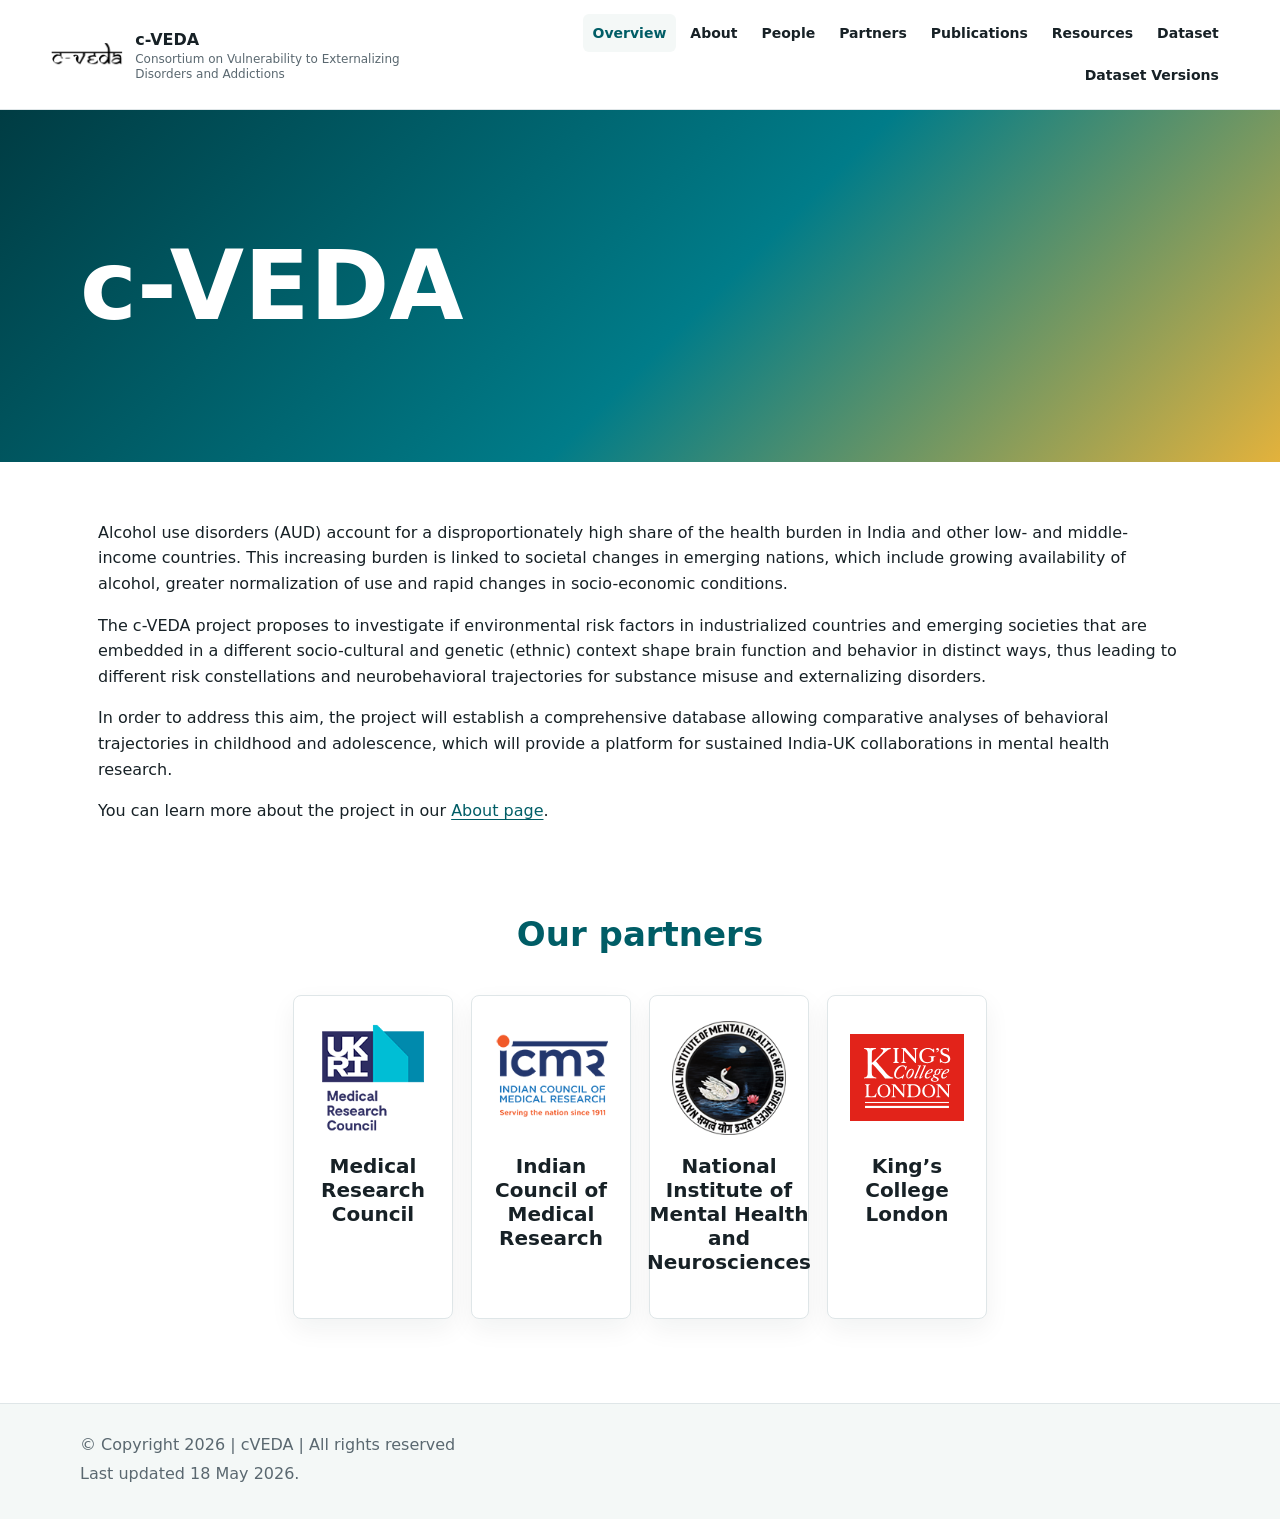
<file: index.html>
<!doctype html>
<html lang="en">
<head>
  <meta charset="utf-8">
  <meta name="viewport" content="width=device-width, initial-scale=1">
  <title>c-VEDA | cVEDA</title>
  <meta name="description" content="Overview of the c-VEDA study on vulnerability to externalizing disorders and addictions in young people.">
  <link rel="stylesheet" href="assets/css/styles.css">
</head>
<body>
  <header class="site-header">
    <a class="brand" href="index.html" aria-label="cVEDA home">
      <img class="brand-logo" src="assets/images/logocvd.png" alt="c-VEDA">
      <span><strong>c-VEDA</strong><small>Consortium on Vulnerability to Externalizing Disorders and Addictions</small></span>
    </a>
    <nav class="site-nav" aria-label="Primary navigation">
      <a class="active" href="index.html">Overview</a>
<a href="about.html">About</a>
<a href="people.html">People</a>
<a href="partners.html">Partners</a>
<a href="publications.html">Publications</a>
<a href="resources.html">Resources</a>
<a href="dataset.html">Dataset</a>
<a href="dataset-versions.html">Dataset Versions</a>
    </nav>
  </header>
  <main>
    <div id="maincontent" class="main__content">



<div class="bg--white" aria-label="Promotion bar-White">


			


<div class="block block--hero">
    <div class="container-fluid">
		<div class="row">
			<div class="col-12">
						<div class="block--hero__text">
								<h1>c-VEDA</h1>
						</div>
			</div>
		</div>
	</div>
</div>

</div>



<section class="section bg--white" aria-label="Key content">
<div class="container-fluid">
<div class="row">
<div class="col-12">

<p>Alcohol use disorders (AUD) account for a disproportionately high share of the health burden in India and other low- and middle-income countries. This increasing burden is linked to societal changes in emerging nations, which include growing availability of alcohol, greater normalization of use and rapid changes in socio-economic conditions.&nbsp;</p>
<p>The c-VEDA project proposes to investigate if environmental risk factors in industrialized countries and emerging societies that are embedded in a different socio-cultural and genetic (ethnic) context shape brain function and behavior in distinct ways, thus leading to different risk constellations and neurobehavioral trajectories for substance misuse and externalizing disorders.</p>
<p>In order to address this aim, the project will establish a comprehensive database allowing comparative analyses of behavioral trajectories in childhood and adolescence, which will provide a platform for sustained India-UK collaborations in mental health research.&nbsp;</p>
<p>You can learn more about the project in our&nbsp;<a title="About the cVEDA Study" class="sys_0 sys_t0" href="about.html">About page</a>.</p>

</div>

</div>
</div>
</section>



<div class="bg--grey-rabbit" aria-label="Promotion widget-Grey">


<div class="block block--logos">
    <div class="container-fluid">
        <div class="row justify-content-center">
            <div class="col-12 col-md-8 col-lg-6 text-center">
                    <h2>Our partners</h2>
                                    
            </div>
        </div>
        <div class="row">
            <div class="col-12">
                <ul class="block--logos__list" role="list">
                    <div class="row justify-content-center">
                            <li class="col-12 col-sm-6 col-md-4 col-lg-3" role="listitem">
                                <a href="https://mrc.ukri.org/" title="Further information on Medical Research Council" target="_blank"><img class="img-fluid" src="assets/images/mrc150.png" alt="Medical Research Council logo" width="150" height="150"></a>
                                <h3 class="h5"><a href="https://mrc.ukri.org/" title="Further information on Medical Research Council" target="_blank">Medical Research Council</a></h3>

                                    

                                
                            </li>
                            <li class="col-12 col-sm-6 col-md-4 col-lg-3" role="listitem">
                                <a href="https://www.icmr.gov.in/" title="Further information on Indian Council of Medical Research" target="_blank"><img class="img-fluid" src="assets/images/icmr150.png" alt="Indian Council of Medical Research logo" width="150" height="150"></a>
                                <h3 class="h5"><a href="https://www.icmr.gov.in/" title="Further information on Indian Council of Medical Research" target="_blank">Indian Council of Medical Research</a></h3>

                                    

                                
                            </li>
                            <li class="col-12 col-sm-6 col-md-4 col-lg-3" role="listitem">
                                <a href="https://nimhans.ac.in/" title="Further information on National Institute of Mental Health and Neurosciences" target="_blank"><img class="img-fluid" src="assets/images/nimhams150.png" alt="National Institute of Mental Health and Neurosciences logo" width="150" height="150"></a>
                                <h3 class="h5"><a href="https://nimhans.ac.in/" title="Further information on National Institute of Mental Health and Neurosciences" target="_blank">National Institute of Mental Health and Neurosciences</a></h3>

                                    

                                
                            </li>
                            <li class="col-12 col-sm-6 col-md-4 col-lg-3" role="listitem">
                                <a href="https://www.kcl.ac.uk/" title="Further information on King's College London" target="_blank" rel="noopener"><img class="img-fluid" src="assets/images/kcl-logo.svg" alt="King's College London logo" width="150" height="150"></a>
                                <h3 class="h5"><a href="https://www.kcl.ac.uk/" title="Further information on King's College London" target="_blank" rel="noopener">King&rsquo;s College London</a></h3>
                            </li>

                    </div>
                </ul>
            </div>
        </div>
    </div>
</div>


</div>


</div>

  </main>
  <footer class="site-footer">
    <p>&copy; Copyright 2026 | cVEDA | All rights reserved</p>
    <p>Last updated 18 May 2026.</p>
  </footer>
</body>
</html>
</file>
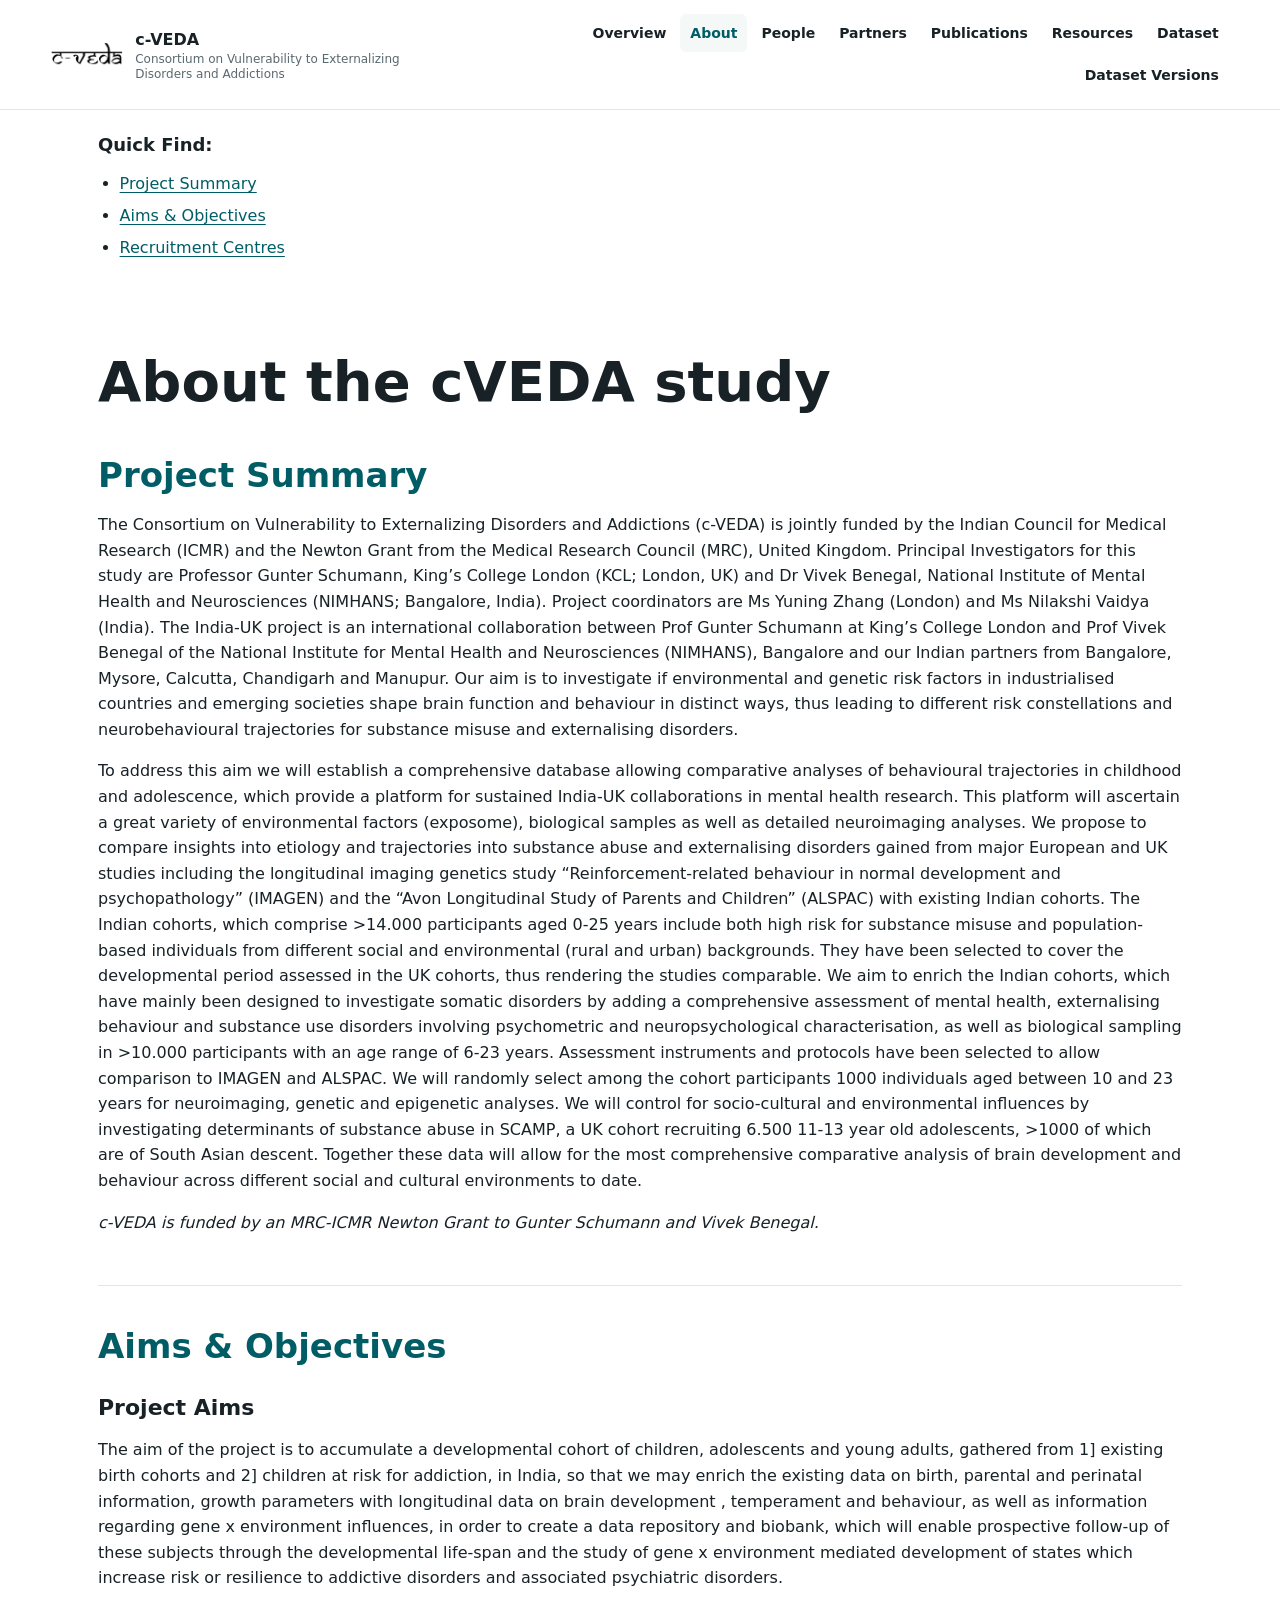
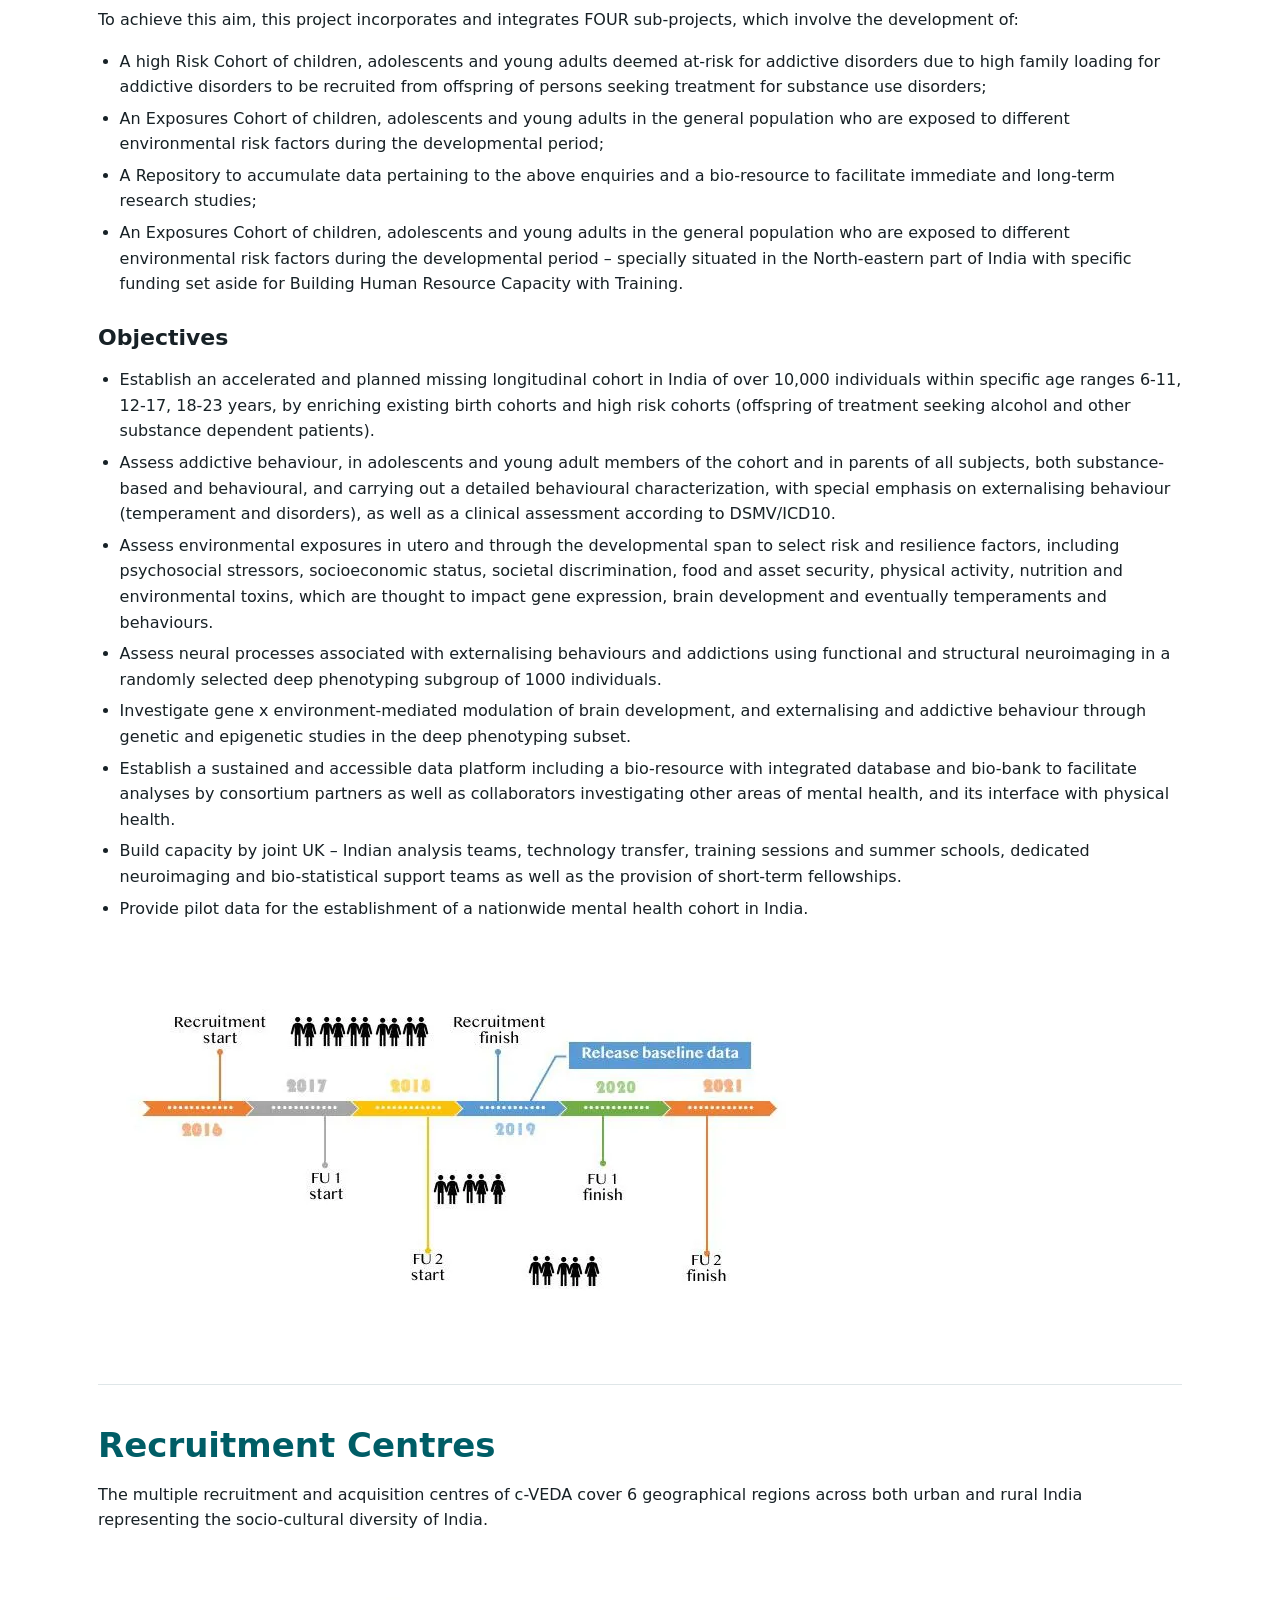
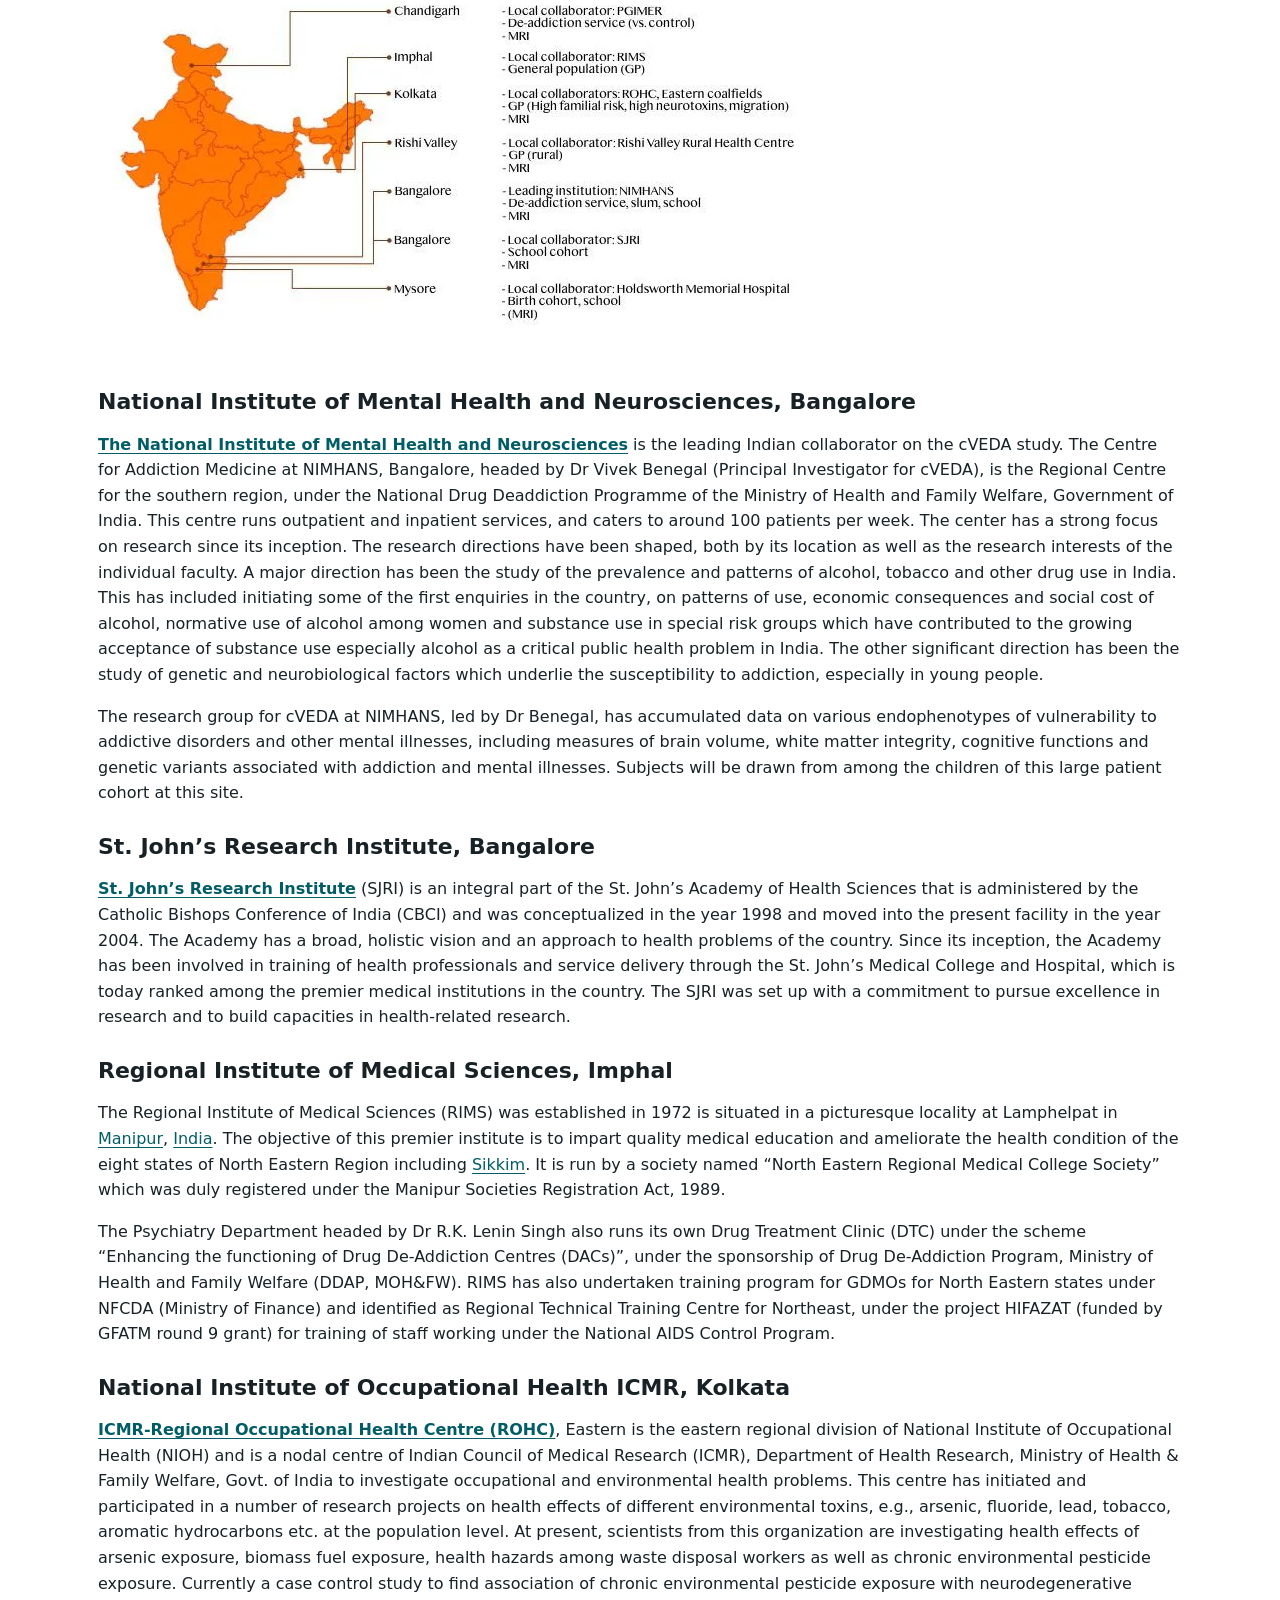
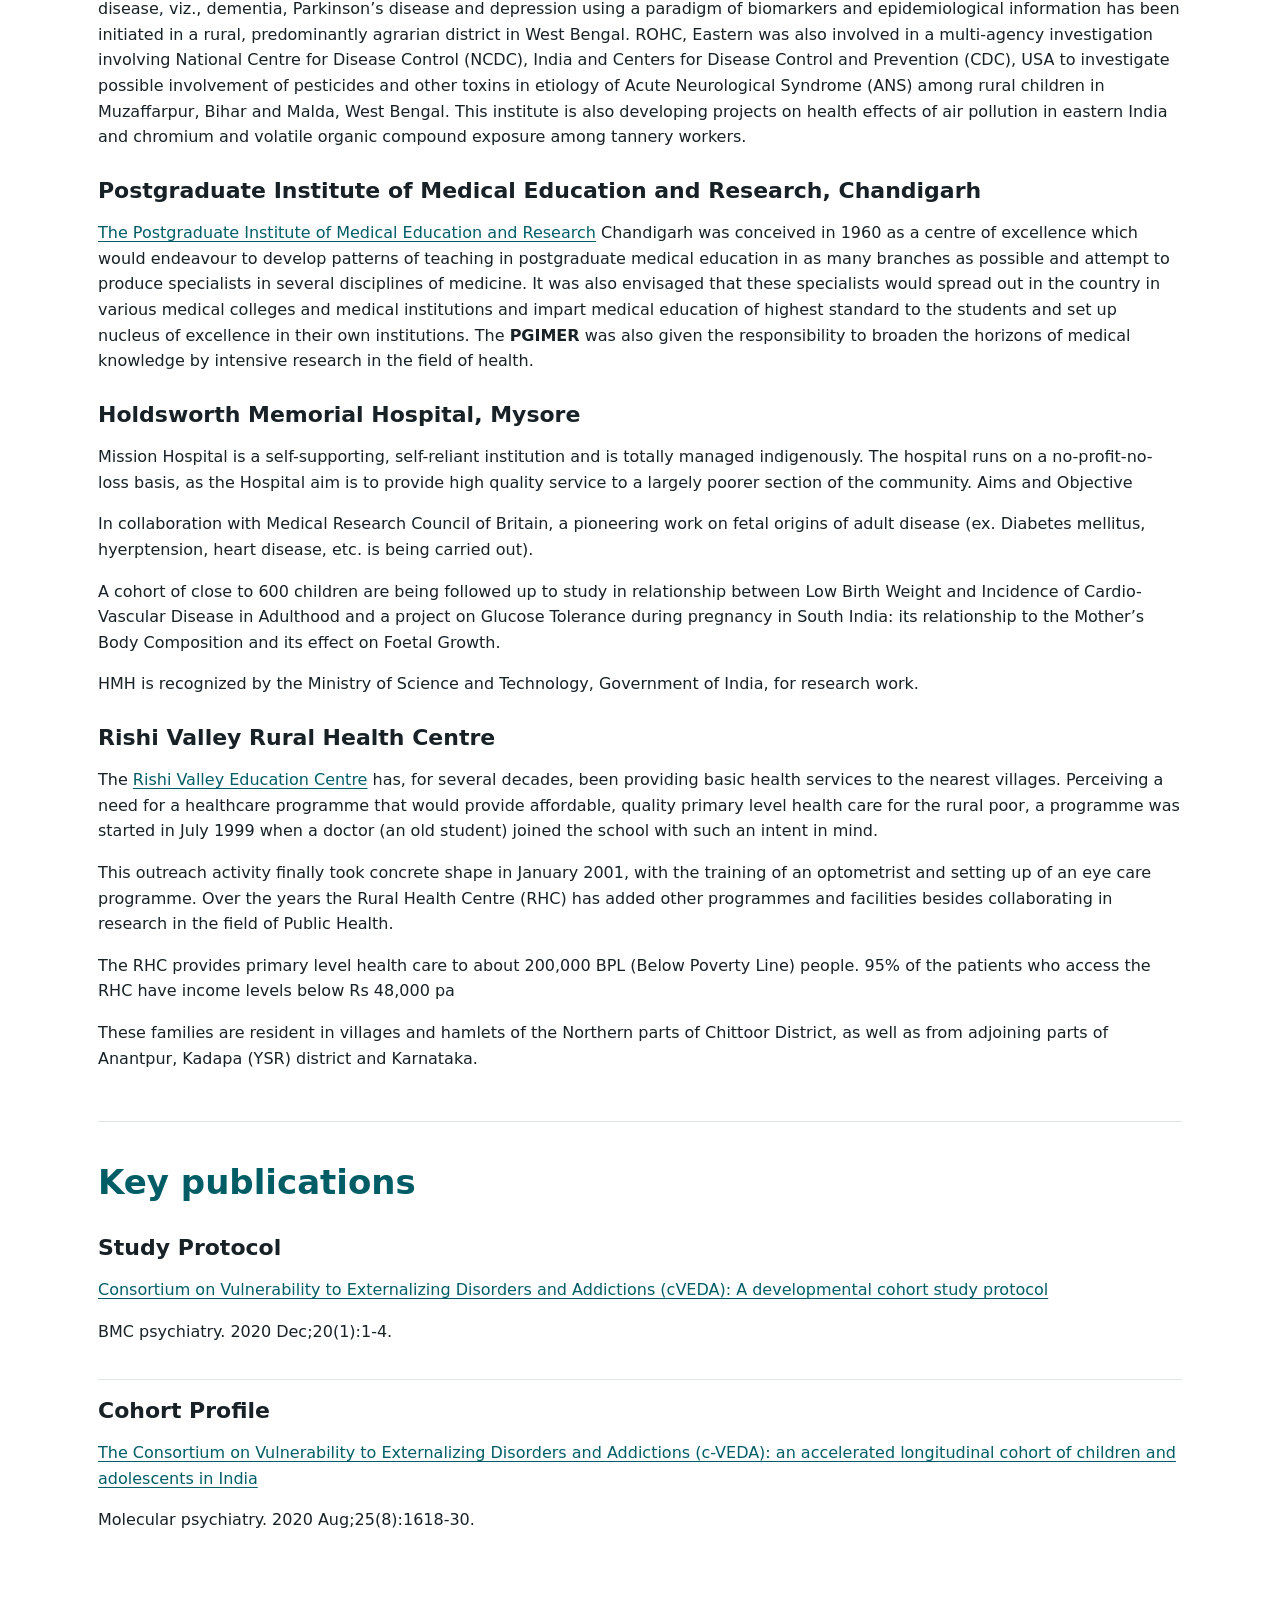
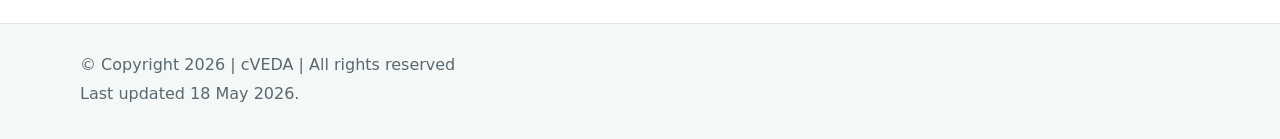
<file: about.html>
<!doctype html>
<html lang="en">
<head>
  <meta charset="utf-8">
  <meta name="viewport" content="width=device-width, initial-scale=1">
  <title>About the cVEDA Study | cVEDA</title>
  <meta name="description" content="Background, objectives, and design of the c-VEDA developmental cohort study.">
  <link rel="stylesheet" href="assets/css/styles.css">
</head>
<body>
  <header class="site-header">
    <a class="brand" href="index.html" aria-label="cVEDA home">
      <img class="brand-logo" src="assets/images/logocvd.png" alt="c-VEDA">
      <span><strong>c-VEDA</strong><small>Consortium on Vulnerability to Externalizing Disorders and Addictions</small></span>
    </a>
    <nav class="site-nav" aria-label="Primary navigation">
      <a href="index.html">Overview</a>
<a class="active" href="about.html">About</a>
<a href="people.html">People</a>
<a href="partners.html">Partners</a>
<a href="publications.html">Publications</a>
<a href="resources.html">Resources</a>
<a href="dataset.html">Dataset</a>
<a href="dataset-versions.html">Dataset Versions</a>
    </nav>
  </header>
  <main>
    <div id="maincontent" class="main__content">




<div class="bg--white" aria-label="Promotion bar-White">




<div class="block block--anchor-links">
    <div class="container-fluid">
        <div class="row">

            
            <div class="col-12 col-md-4 order-md-2">
                <aside class="block--anchor-links__menu" style="width: 380px; left: 906.5px; top: 0px;">

                    
                    <span id="anchorLinksTitle">
                        <h4>Quick Find:</h4>
                    </span>
                    
                    <ul class="mb-0" role="menu">

                                <li role="menuitem">
                                    <a href="about.html#section-1" title="Scroll to Project Summary">Project Summary</a>
                                </li>
                                <li role="menuitem">
                                    <a href="about.html#section-2" title="Scroll to Aims &amp; Objectives">Aims &amp; Objectives</a>
                                </li>
                                <li role="menuitem">
                                    <a href="about.html#section-3" title="Scroll to Recruitment Centres">Recruitment Centres</a>
                                </li>


                    </ul>
                </aside>
            </div>

            
            <div class="col-12 col-md-8 order-md-1">
                <article id="anchorLinksArticle" role="article">
                    
                        <h1>About the cVEDA study</h1>

                    

                                        <h2 id="section-1">Project Summary</h2>
                                        <div class="block--article__content"><div class=""><p>The Consortium on Vulnerability to Externalizing Disorders and Addictions (c-VEDA) is jointly funded by the Indian Council for Medical Research (ICMR) and the Newton Grant from the Medical Research Council (MRC), United Kingdom. Principal Investigators for this study are Professor Gunter Schumann, King’s College London (KCL; London, UK) and Dr Vivek Benegal, National Institute of Mental Health and Neurosciences (NIMHANS; Bangalore, India). Project coordinators are Ms Yuning Zhang (London) and Ms Nilakshi Vaidya (India). The India-UK project is an international collaboration between Prof Gunter Schumann at King’s College London and Prof Vivek Benegal of the National Institute for Mental Health and Neurosciences (NIMHANS), Bangalore and our Indian partners from Bangalore, Mysore, Calcutta, Chandigarh and Manupur. Our aim is to investigate if environmental and genetic risk factors in industrialised countries and emerging societies shape brain function and behaviour in distinct ways, thus leading to different risk constellations and neurobehavioural trajectories for substance misuse and externalising disorders.</p>
<p>To address this aim we will establish a comprehensive database allowing comparative analyses of behavioural trajectories in childhood and adolescence, which provide a platform for sustained India-UK collaborations in mental health research. This platform will ascertain a great variety of environmental factors (exposome), biological samples as well as detailed neuroimaging analyses. We propose to compare insights into etiology and trajectories into substance abuse and externalising disorders gained from major European and UK studies including the longitudinal imaging genetics study “Reinforcement-related behaviour in normal development and psychopathology” (IMAGEN) and the “Avon Longitudinal Study of Parents and Children” (ALSPAC) with existing Indian cohorts. The Indian cohorts, which comprise &gt;14.000 participants aged 0-25 years include both high risk for substance misuse and population-based individuals from different social and environmental (rural and urban) backgrounds. They have been selected to cover the developmental period assessed in the UK cohorts, thus rendering the studies comparable. We aim to enrich the Indian cohorts, which have mainly been designed to investigate somatic disorders by adding a comprehensive assessment of mental health, externalising behaviour and substance use disorders involving psychometric and neuropsychological characterisation, as well as biological sampling in &gt;10.000 participants with an age range of 6-23 years. Assessment instruments and protocols have been selected to allow comparison to IMAGEN and ALSPAC. We will randomly select among the cohort participants 1000 individuals aged between 10 and 23 years for neuroimaging, genetic and epigenetic analyses. We will control for socio-cultural and environmental influences by investigating determinants of substance abuse in SCAMP, a UK cohort recruiting 6.500 11-13 year old adolescents, &gt;1000 of which are of South Asian descent. Together these data will allow for the most comprehensive comparative analysis of brain development and behaviour across different social and cultural environments to date.</p>
<p><em>c-VEDA is funded by an MRC-ICMR Newton Grant to Gunter Schumann and Vivek Benegal.</em></p>
</div>
</div>
                                        <hr>
                                        <h2 id="section-2">Aims &amp; Objectives</h2>
                                        <div class="block--article__content"><div class=""><h3>Project Aims</h3>
<p>The aim of the project is to accumulate a developmental cohort of children, adolescents and young adults, gathered from 1] existing birth cohorts and 2] children at risk for addiction, in India, so that we may enrich the existing data on birth, parental and perinatal information, growth parameters with longitudinal data on brain development , temperament and behaviour, as well as information regarding gene x environment influences, in order to create a data repository and biobank, which will enable prospective follow-up of these subjects through the developmental life-span and the study of gene x environment mediated development of states which increase risk or resilience to addictive disorders and associated psychiatric disorders.</p>
<p>To achieve this aim, this project incorporates and integrates FOUR sub-projects, which involve the development of:</p>
<ul>
<li>A high Risk Cohort of children, adolescents and young adults deemed at-risk for addictive disorders due to high family loading for addictive disorders to be recruited from offspring of persons seeking treatment for substance use disorders;</li>
<li>An Exposures Cohort of children, adolescents and young adults in the general population who are exposed to different environmental risk factors during the developmental period;</li>
<li>A Repository to accumulate data pertaining to the above enquiries and a bio-resource to facilitate immediate and long-term research studies;</li>
<li>An Exposures Cohort of children, adolescents and young adults in the general population who are exposed to different environmental risk factors during the developmental period – specially situated in the North-eastern part of India with specific funding set aside for Building Human Resource Capacity with Training.</li>
</ul>
<h3>Objectives</h3>
<ul>
<li>Establish an accelerated and planned missing longitudinal cohort in India of over 10,000 individuals within specific age ranges 6-11, 12-17, 18-23 years, by enriching existing birth cohorts and high risk cohorts (offspring of treatment seeking alcohol and other substance dependent patients).</li>
<li>Assess addictive behaviour, in adolescents and young adult members of the cohort and in parents of all subjects, both substance-based and behavioural, and carrying out a detailed behavioural characterization, with special emphasis on externalising behaviour (temperament and disorders), as well as a clinical assessment according to DSMV/ICD10.</li>
<li>Assess environmental exposures in utero and through the developmental span to select risk and resilience factors, including psychosocial stressors, socioeconomic status, societal discrimination, food and asset security, physical activity, nutrition and environmental toxins, which are thought to impact gene expression, brain development and eventually temperaments and behaviours.</li>
<li>Assess neural processes associated with externalising behaviours and addictions using functional and structural neuroimaging in a randomly selected deep phenotyping subgroup of 1000 individuals.</li>
<li>Investigate gene x environment-mediated modulation of brain development, and externalising and addictive behaviour through genetic and epigenetic studies in the deep phenotyping subset.</li>
<li>Establish a sustained and accessible data platform including a bio-resource with integrated database and bio-bank to facilitate analyses by consortium partners as well as collaborators investigating other areas of mental health, and its interface with physical health.</li>
<li>Build capacity by joint UK – Indian analysis teams, technology transfer, training sessions and summer schools, dedicated neuroimaging and bio-statistical support teams as well as the provision of short-term fellowships.</li>
<li>Provide pilot data for the establishment of a nationwide mental health cohort in India.</li>
</ul>
</div>
<div class="block--article__content"><img src="assets/images/cveda-timeline-1.x4f0ec024.jpeg" alt="cVEDA-timeline (1)" width="720" height="405" class="img-fluid">
</div>
</div>
                                        <hr>
                                        <h2 id="section-3">Recruitment Centres</h2>
                                        <div class="block--article__content"><div class=""><p>The multiple recruitment and acquisition centres of c-VEDA cover 6 geographical regions across both urban and rural India representing the socio-cultural diversity of India.</p>
</div>
<div class="block--article__content"><img src="assets/images/cveda-site-map.x023f326b.jpeg" alt="cVEDA-site-map" width="720" height="405" class="img-fluid">
</div>
<div class=""><h3>National Institute of Mental Health and Neurosciences, Bangalore</h3>
<p><strong><a href="http://www.nimhans.ac.in/">The National Institute of Mental Health and Neurosciences</a></strong> is the leading Indian collaborator on the cVEDA study. The Centre for Addiction Medicine at NIMHANS, Bangalore, headed by Dr Vivek Benegal (Principal Investigator for cVEDA), is the Regional Centre for the southern region, under the National Drug Deaddiction Programme of the Ministry of Health and Family Welfare, Government of India. This centre runs outpatient and inpatient services, and caters to around 100 patients per week. The center has a strong focus on research since its inception. The research directions have been shaped, both by its location as well as the research interests of the individual faculty. A major direction has been the study of the prevalence and patterns of alcohol, tobacco and other drug use in India. This has included initiating some of the first enquiries in the country, on patterns of use, economic consequences and social cost of alcohol, normative use of alcohol among women and substance use in special risk groups which have contributed to the growing acceptance of substance use especially alcohol as a critical public health problem in India. The other significant direction has been the study of genetic and neurobiological factors which underlie the susceptibility to addiction, especially in young people.</p>
<p>The research group for cVEDA at NIMHANS, led by Dr Benegal, has accumulated data on various endophenotypes of vulnerability to addictive disorders and other mental illnesses, including measures of brain volume, white matter integrity, cognitive functions and genetic variants associated with addiction and mental illnesses. Subjects will be drawn from among the children of this large patient cohort at this site.</p>
<h3>St. John’s Research Institute, Bangalore</h3>
<section>
<p><strong><a href="http://www.sjri.res.in/" target="_blank" rel="noopener noreferrer">St. John’s Research Institute</a></strong> (SJRI) is an integral part of the St. John’s Academy of Health Sciences that is administered by the Catholic Bishops Conference of India (CBCI) and was conceptualized in the year 1998 and moved into the present facility in the year 2004. The Academy has a broad, holistic vision and an approach to health problems of the country. Since its inception, the Academy has been involved in training of health professionals and service delivery through the St. John’s Medical College and Hospital, which is today ranked among the premier medical institutions in the country. The SJRI was set up with a commitment to pursue excellence in research and to build capacities in health-related research.</p>
<h3>Regional Institute of Medical Sciences, Imphal</h3>
<p>The Regional Institute of Medical Sciences (RIMS) was established in 1972 is situated in a picturesque locality at Lamphelpat in <a href="https://en.wikipedia.org/wiki/Manipur">Manipur</a>, <a href="https://en.wikipedia.org/wiki/India">India</a>. The objective of this premier institute is to impart quality medical education and ameliorate the health condition of the eight states of North Eastern Region including <a href="https://en.wikipedia.org/wiki/Sikkim">Sikkim</a>. It is run by a society named “North Eastern Regional Medical College Society” which was duly registered under the Manipur Societies Registration Act, 1989.</p>
<p>The Psychiatry Department headed by Dr R.K. Lenin Singh also runs its own Drug Treatment Clinic (DTC) under the scheme “Enhancing the functioning of Drug De-Addiction Centres (DACs)”, under the sponsorship of Drug De-Addiction Program, Ministry of Health and Family Welfare (DDAP, MOH&amp;FW). RIMS has also undertaken training program for GDMOs for North Eastern states under NFCDA (Ministry of Finance) and identified as Regional Technical Training Centre for Northeast, under the project HIFAZAT (funded by GFATM round 9 grant) for training of staff working under the National AIDS Control Program.</p>
<h3>National Institute of Occupational Health ICMR, Kolkata</h3>
<section>
<p><a href="http://www.nioh.org/instt/rohce.html" target="_blank" rel="noopener noreferrer"><strong>ICMR-Regional Occupational Health Centre (ROHC)</strong></a>, Eastern is the eastern regional division of National Institute of Occupational Health (NIOH) and is a nodal centre of Indian Council of Medical Research (ICMR), Department of Health Research, Ministry of Health &amp; Family Welfare, Govt. of India to investigate occupational and environmental health problems. This centre has initiated and participated in a number of research projects on health effects of different environmental toxins, e.g., arsenic, fluoride, lead, tobacco, aromatic hydrocarbons etc. at the population level. At present, scientists from this organization are investigating health effects of arsenic exposure, biomass fuel exposure, health hazards among waste disposal workers as well as chronic environmental pesticide exposure. Currently a case control study to find association of chronic environmental pesticide exposure with neurodegenerative disease, viz., dementia, Parkinson’s disease and depression using a paradigm of biomarkers and epidemiological information has been initiated in a rural, predominantly agrarian district in West Bengal. ROHC, Eastern was also involved in a multi-agency investigation involving National Centre for Disease Control (NCDC), India and Centers for Disease Control and Prevention (CDC), USA to investigate possible involvement of pesticides and other toxins in etiology of Acute Neurological Syndrome (ANS) among rural children in Muzaffarpur, Bihar and Malda, West Bengal. This institute is also developing projects on health effects of air pollution in eastern India and chromium and volatile organic compound exposure among tannery workers.</p>
<h3>Postgraduate Institute of Medical Education and Research, Chandigarh</h3>
<section>
<p><a href="http://pgimer.edu.in/" target="_blank" rel="noopener">The Postgraduate Institute of Medical Education and Research</a> Chandigarh was conceived in 1960 as a centre of excellence which would endeavour to develop patterns of teaching in postgraduate medical education in as many branches as possible and attempt to produce specialists in several disciplines of medicine. It was also envisaged that these specialists would spread out in the country in various medical colleges and medical institutions and impart medical education of highest standard to the students and set up nucleus of excellence in their own institutions. The <strong>PGIMER</strong> was also given the responsibility to broaden the horizons of medical knowledge by intensive research in the field of health.</p>
<h3>Holdsworth Memorial Hospital, Mysore</h3>
<p>Mission Hospital is a self-supporting, self-reliant institution and is totally managed indigenously. The hospital runs on a no-profit-no-loss basis, as the Hospital aim is to provide high quality service to a largely poorer section of the community. Aims and Objective</p>
<p>In collaboration with Medical Research Council of Britain, a pioneering work on fetal origins of adult disease (ex. Diabetes mellitus, hyerptension, heart disease, etc. is being carried out).</p>
<p>A cohort of close to 600 children are being followed up to study in relationship between Low Birth Weight and Incidence of Cardio-Vascular Disease in Adulthood and a project on Glucose Tolerance during pregnancy in South India: its relationship to the Mother’s Body Composition and its effect on Foetal Growth.</p>
<p>HMH is recognized by the Ministry of Science and Technology, Government of India, for research work.</p>
<h3>Rishi Valley Rural Health Centre</h3>
<p>The <a href="https://www.rishivalley.org/rural-health-centre">Rishi Valley Education Centre</a> has, for several decades, been providing basic health services to the nearest villages. Perceiving a need for a healthcare programme that would provide affordable, quality primary level health care for the rural poor, a programme was started in July 1999 when a doctor (an old student) joined the school with such an intent in mind.</p>
<p>This outreach activity finally took concrete shape in January 2001, with the training of an optometrist and setting up of an eye care programme. Over the years the Rural Health Centre (RHC) has added other programmes and facilities besides collaborating in research in the field of Public Health.</p>
<p>The RHC provides primary level health care to about 200,000 BPL (Below Poverty Line) people. 95% of the patients who access the RHC have income levels below Rs 48,000 pa</p>
<p>These families are resident in villages and hamlets of the Northern parts of Chittoor District, as well as from adjoining parts of Anantpur, Kadapa (YSR) district and Karnataka.</p>
</section>
</section>
</section>
</div>
</div>
                                        <hr>
<h2 id="section-5">Key publications</h2>
                                        <div class="block--article__content featured-publications"><div class="">
<article>
<h3>Study Protocol</h3>
<p><a href="https://pubmed.ncbi.nlm.nih.gov/31898525/" target="_blank" rel="noopener">Consortium on Vulnerability to Externalizing Disorders and Addictions (cVEDA): A developmental cohort study protocol</a></p>
<p>BMC psychiatry. 2020 Dec;20(1):1-4.</p>
</article>
<article>
<h3>Cohort Profile</h3>
<p><a href="https://pubmed.ncbi.nlm.nih.gov/32203154/" target="_blank" rel="noopener">The Consortium on Vulnerability to Externalizing Disorders and Addictions (c-VEDA): an accelerated longitudinal cohort of children and adolescents in India</a></p>
<p>Molecular psychiatry. 2020 Aug;25(8):1618-30.</p>
</article>
</div>
</div>


                </article>
            </div>
        </div>
    </div>
</div>

</div>



</div>

  </main>
  <footer class="site-footer">
    <p>&copy; Copyright 2026 | cVEDA | All rights reserved</p>
    <p>Last updated 18 May 2026.</p>
  </footer>
</body>
</html>
</file>
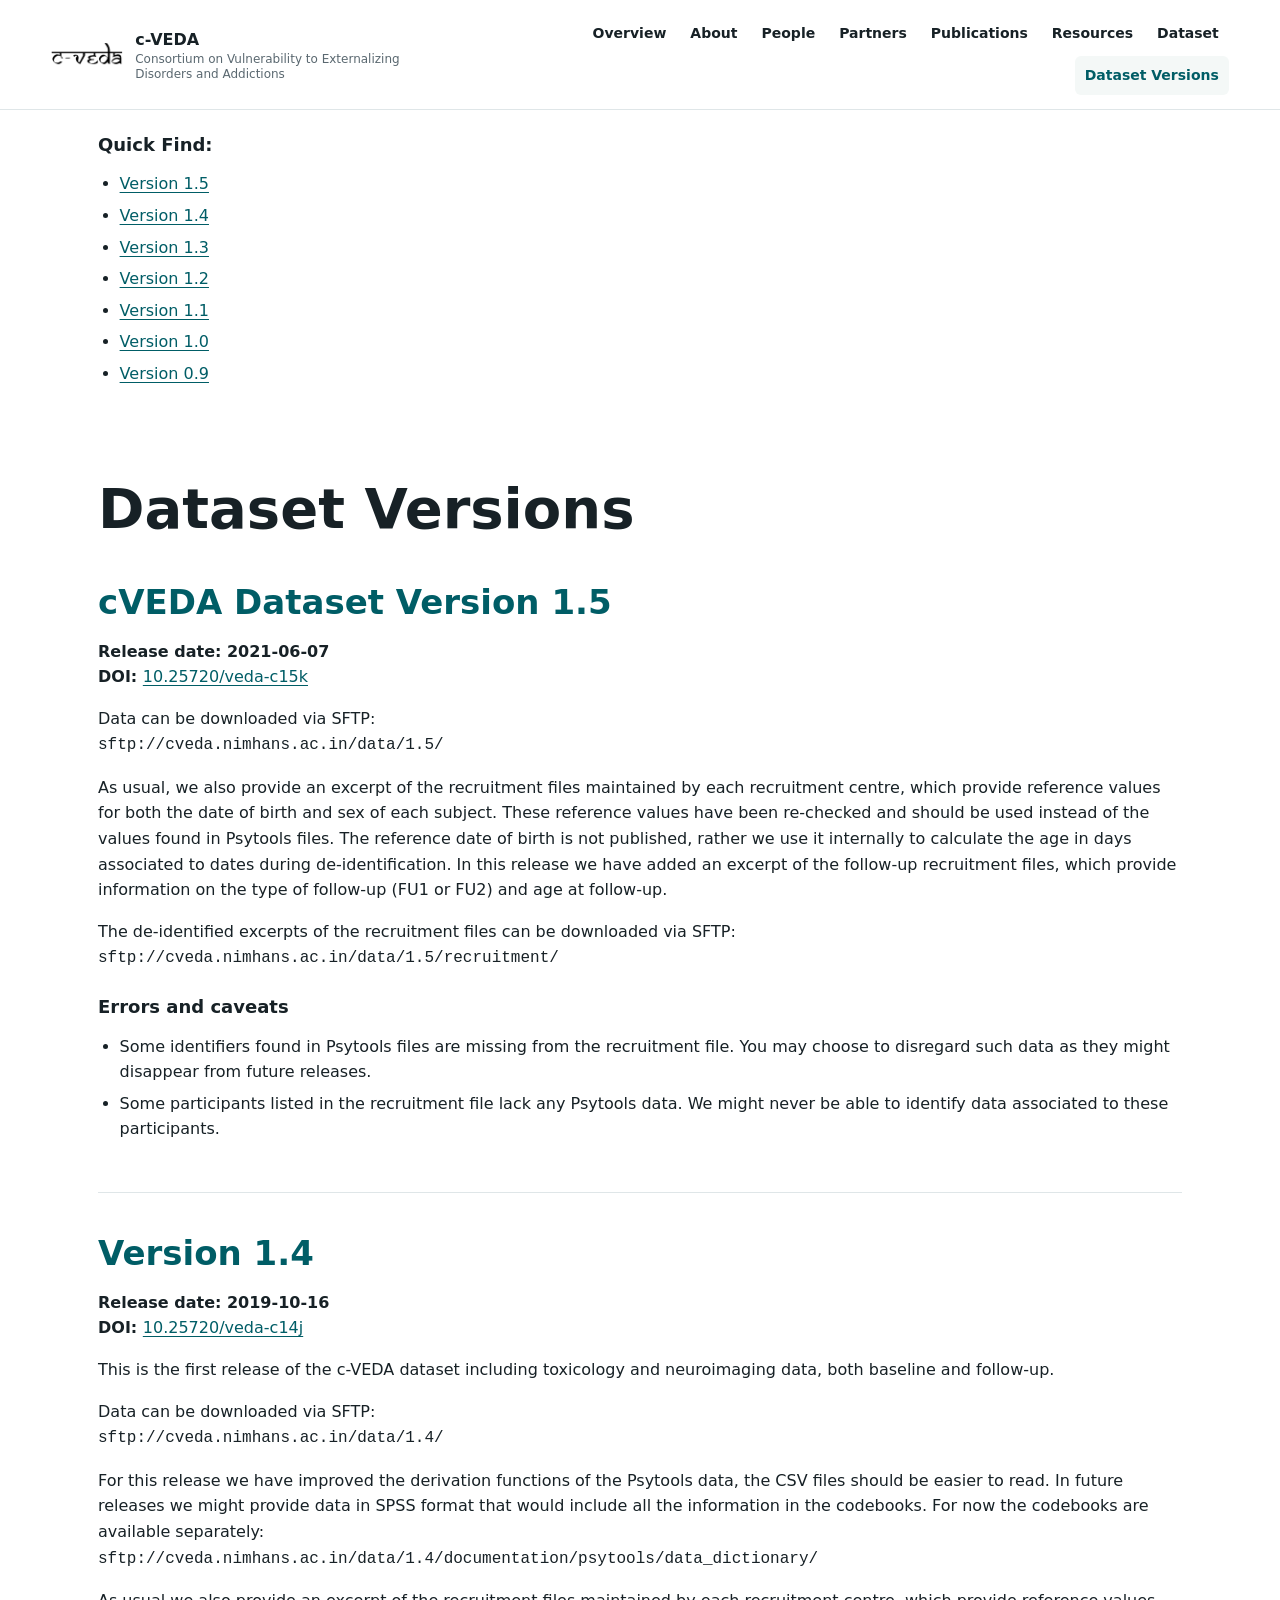
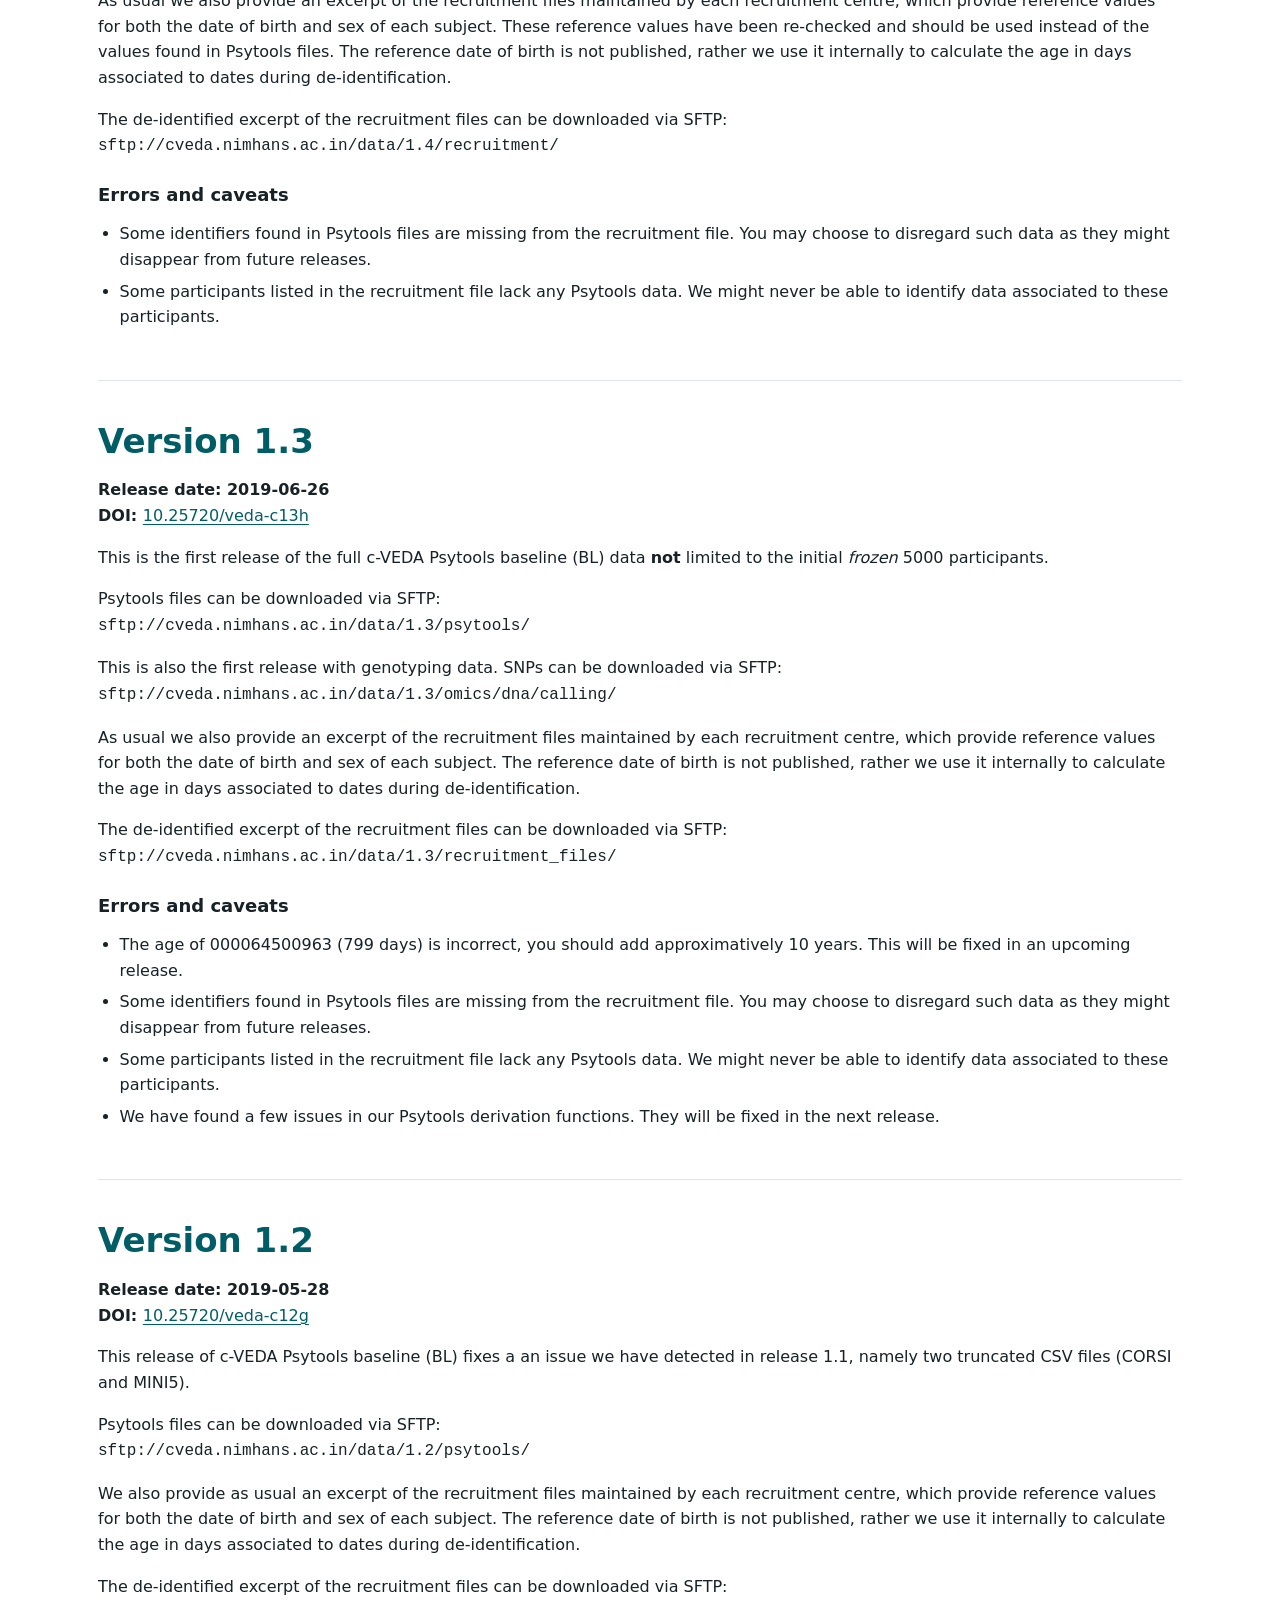
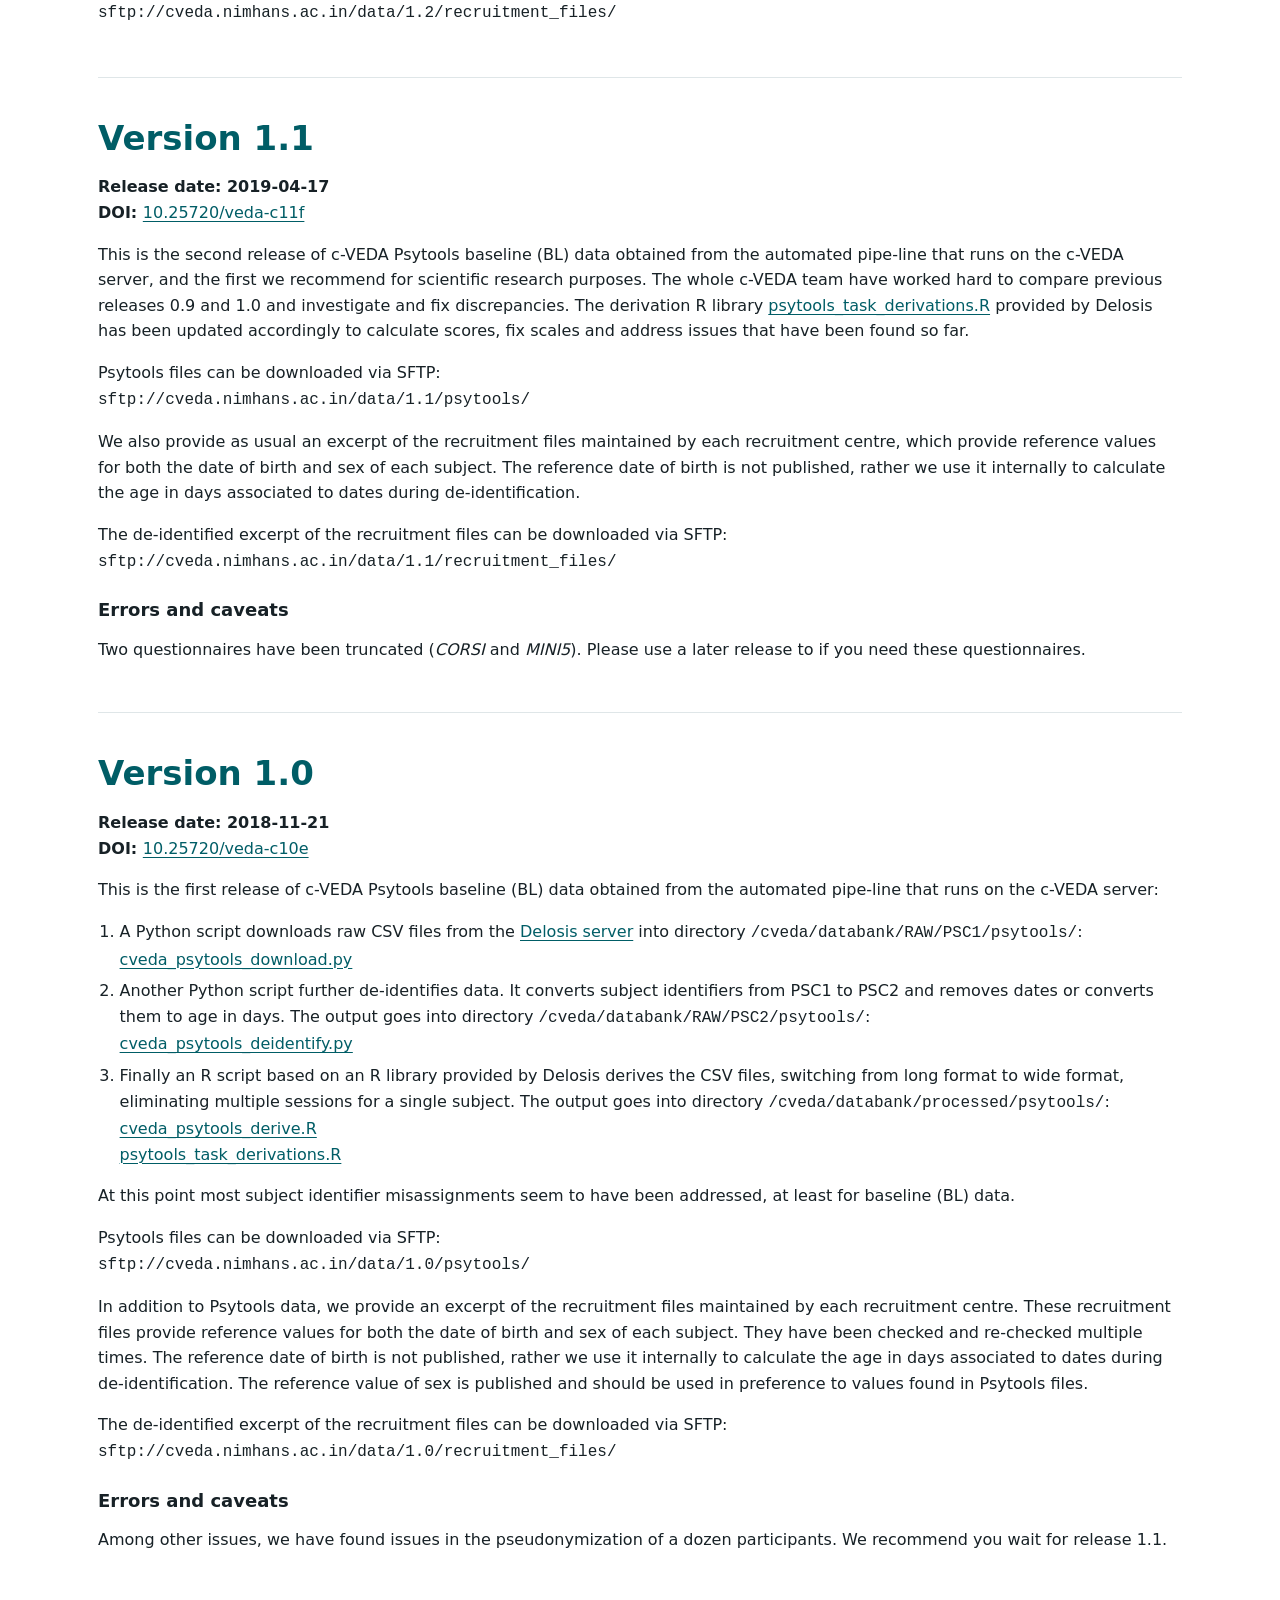
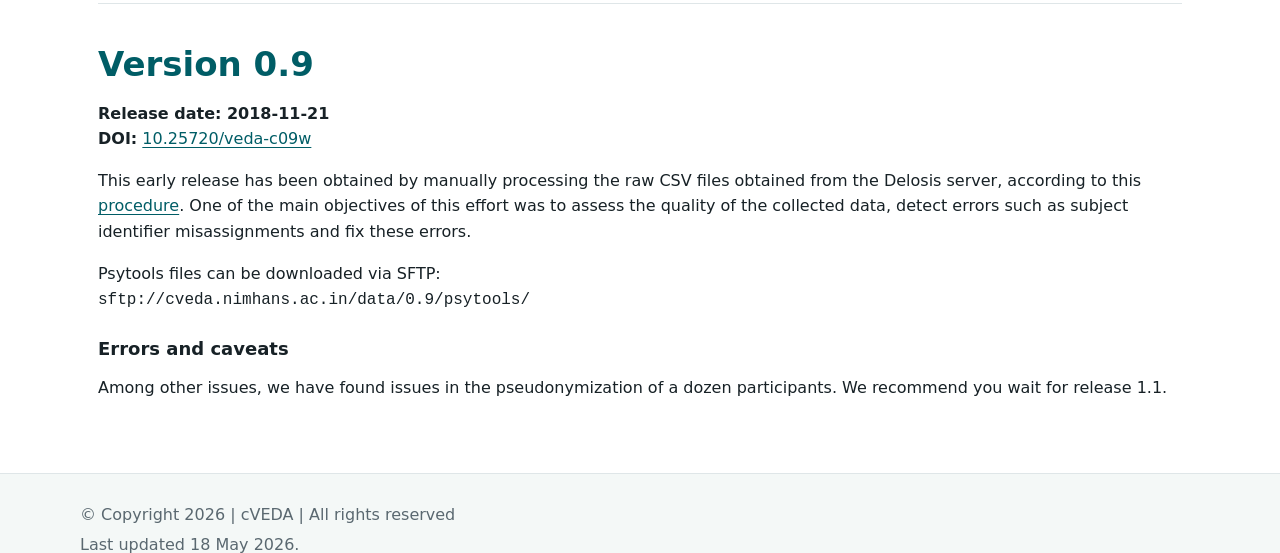
<file: dataset-versions.html>
<!doctype html>
<html lang="en">
<head>
  <meta charset="utf-8">
  <meta name="viewport" content="width=device-width, initial-scale=1">
  <title>Dataset Versions | cVEDA</title>
  <meta name="description" content="Release notes, DOIs, and access details for c-VEDA dataset versions.">
  <link rel="stylesheet" href="assets/css/styles.css">
</head>
<body>
  <header class="site-header">
    <a class="brand" href="index.html" aria-label="cVEDA home">
      <img class="brand-logo" src="assets/images/logocvd.png" alt="c-VEDA">
      <span><strong>c-VEDA</strong><small>Consortium on Vulnerability to Externalizing Disorders and Addictions</small></span>
    </a>
    <nav class="site-nav" aria-label="Primary navigation">
      <a href="index.html">Overview</a>
<a href="about.html">About</a>
<a href="people.html">People</a>
<a href="partners.html">Partners</a>
<a href="publications.html">Publications</a>
<a href="resources.html">Resources</a>
<a href="dataset.html">Dataset</a>
<a class="active" href="dataset-versions.html">Dataset Versions</a>
    </nav>
  </header>
  <main>
    <div id="maincontent" class="main__content">




<div class="bg--white" aria-label="Promotion bar-White">




<div class="block block--anchor-links">
    <div class="container-fluid">
        <div class="row">

            
            <div class="col-12 col-md-4 order-md-2">
                <aside class="block--anchor-links__menu fixed" style="width: 380px; left: 906.5px; top: 0px;">

                    
                    <span id="anchorLinksTitle">
                        <h4>Quick Find:</h4>
                    </span>
                    
                    <ul class="mb-0" role="menu">

                                
                                <li role="menuitem">
                                    <a href="dataset-versions.html#section-7" title="Scroll to Version 1.5">Version 1.5</a>
                                </li>

                                <li role="menuitem">
                                    <a href="dataset-versions.html#section-6" title="Scroll to Version 1.4">Version 1.4</a>
                                </li>

                                <li role="menuitem">
                                    <a href="dataset-versions.html#section-5" title="Scroll to Version 1.3">Version 1.3</a>
                                </li>

                                <li role="menuitem">
                                    <a href="dataset-versions.html#section-4" title="Scroll to Version 1.2">Version 1.2</a>
                                </li>

                                <li role="menuitem">
                                    <a href="dataset-versions.html#section-3" title="Scroll to Version 1.1">Version 1.1</a>
                                </li>

                                <li role="menuitem">
                                    <a href="dataset-versions.html#section-2" title="Scroll to Version 1.0">Version 1.0</a>
                                </li>
<li role="menuitem">
                                    <a href="dataset-versions.html#section-1" title="Scroll to Version 0.9">Version 0.9</a>
                                </li>


                    </ul>
                </aside>
            </div>

            
            <div class="col-12 col-md-8 order-md-1">
                <article id="anchorLinksArticle" role="article">
                    
                        <h1>Dataset Versions</h1>

                    

                                        
<h2 id="section-7">cVEDA Dataset Version 1.5</h2>
                                        <div class="block--article__content"><div class=""><p><strong>Release date: 2021-06-07</strong><br><strong>DOI: </strong><a href="https://doi.org/10.25720/veda-c15k">10.25720/veda-c15k</a></p>
<p>Data can be downloaded via SFTP:<br><tt>sftp://cveda.nimhans.ac.in/data/1.5/</tt></p>
<p>As usual, we also provide an excerpt of the recruitment files maintained by each recruitment centre, which provide reference values for both the date of birth and sex of each subject. These reference values have been re-checked and should be used instead of the values found in Psytools files. The reference date of birth is not published, rather we use it internally to calculate the age in days associated to dates during de-identification. In this release we have added an excerpt of the follow-up recruitment files, which provide information on the type of follow-up (FU1 or FU2) and age at follow-up.</p>
<p>The de-identified excerpts of the recruitment files can be downloaded via SFTP:<br><tt>sftp://cveda.nimhans.ac.in/data/1.5/recruitment/</tt></p>
<h4>Errors and caveats</h4>
<ul>
<li>Some identifiers found in Psytools files are missing from the recruitment file. You may choose to disregard such data as they might disappear from future releases.</li>
<li>Some participants listed in the recruitment file lack any Psytools data. We might never be able to identify data associated to these participants.</li>
</ul>
</div>
</div>
                                        <hr>
<h2 id="section-6">Version 1.4</h2>
                                        <div class="block--article__content"><div class=""><p><strong>Release date: 2019-10-16</strong><br><strong>DOI: </strong><a href="https://doi.org/10.25720/veda-c14j">10.25720/veda-c14j</a></p>
<p>This is the first release of the c-VEDA dataset including toxicology and neuroimaging data, both baseline and follow-up.</p>
<p>Data can be downloaded via SFTP:<br><tt>sftp://cveda.nimhans.ac.in/data/1.4/</tt></p>
<p>For this release we have improved the derivation functions of the Psytools data, the CSV files should be easier to read. In future releases we might provide data in SPSS format that would include all the information in the codebooks. For now the codebooks are available separately:<br><tt>sftp://cveda.nimhans.ac.in/data/1.4/documentation/psytools/data_dictionary/</tt></p>
<p>As usual we also provide an excerpt of the recruitment files maintained by each recruitment centre, which provide reference values for both the date of birth and sex of each subject. These reference values have been re-checked and should be used instead of the values found in Psytools files. The reference date of birth is not published, rather we use it internally to calculate the age in days associated to dates during de-identification.</p>
<p>The de-identified excerpt of the recruitment files can be downloaded via SFTP:<br><tt>sftp://cveda.nimhans.ac.in/data/1.4/recruitment/</tt></p>
<h4>Errors and caveats</h4>
<ul>
<li>Some identifiers found in Psytools files are missing from the recruitment file. You may choose to disregard such data as they might disappear from future releases.</li>
<li>Some participants listed in the recruitment file lack any Psytools data. We might never be able to identify data associated to these participants.</li>
</ul>
</div>
</div>
                                        <hr>
<h2 id="section-5">Version 1.3</h2>
                                        <div class="block--article__content"><div class=""><p><strong>Release date: 2019-06-26</strong><br><strong>DOI: </strong><a href="https://doi.org/10.25720/veda-c13h">10.25720/veda-c13h</a></p>
<p>This is the first release of the full c-VEDA Psytools baseline (BL) data <strong>not</strong> limited to the initial <em>frozen</em> 5000 participants.</p>
<p>Psytools files can be downloaded via SFTP:<br><tt>sftp://cveda.nimhans.ac.in/data/1.3/psytools/</tt></p>
<p>This is also the first release with genotyping data. SNPs can be downloaded via SFTP:<br><tt>sftp://cveda.nimhans.ac.in/data/1.3/omics/dna/calling/</tt></p>
<p>As usual we also provide an excerpt of the recruitment files maintained by each recruitment centre, which provide reference values for both the date of birth and sex of each subject. The reference date of birth is not published, rather we use it internally to calculate the age in days associated to dates during de-identification.</p>
<p>The de-identified excerpt of the recruitment files can be downloaded via SFTP:<br><tt>sftp://cveda.nimhans.ac.in/data/1.3/recruitment_files/</tt></p>
<h4>Errors and caveats</h4>
<ul>
<li>The age of 000064500963 (799 days) is incorrect, you should add approximatively 10 years. This will be fixed in an upcoming release.</li>
<li>Some identifiers found in Psytools files are missing from the recruitment file. You may choose to disregard such data as they might disappear from future releases.</li>
<li>Some participants listed in the recruitment file lack any Psytools data. We might never be able to identify data associated to these participants.</li>
<li>We have found a few issues in our Psytools derivation functions. They will be fixed in the next release.</li>
</ul>
</div>
</div>
                                        <hr>
<h2 id="section-4">Version 1.2</h2>
                                        <div class="block--article__content"><div class=""><p><strong>Release date: 2019-05-28</strong><br><strong>DOI: </strong><a href="https://doi.org/10.25720/veda-c12g">10.25720/veda-c12g</a></p>
<p>This release of c-VEDA Psytools baseline (BL) fixes a an issue we have detected in release 1.1, namely two truncated CSV files (CORSI and MINI5).</p>
<p>Psytools files can be downloaded via SFTP:<br><tt>sftp://cveda.nimhans.ac.in/data/1.2/psytools/</tt></p>
<p>We also provide as usual an excerpt of the recruitment files maintained by each recruitment centre, which provide reference values for both the date of birth and sex of each subject. The reference date of birth is not published, rather we use it internally to calculate the age in days associated to dates during de-identification.</p>
<p>The de-identified excerpt of the recruitment files can be downloaded via SFTP:<br><tt>sftp://cveda.nimhans.ac.in/data/1.2/recruitment_files/</tt></p>
</div>
</div>
                                        <hr>
<h2 id="section-3">Version 1.1</h2>
                                        <div class="block--article__content"><div class=""><p><strong>Release date: 2019-04-17</strong><br><strong>DOI: </strong><a href="https://doi.org/10.25720/veda-c11f">10.25720/veda-c11f</a></p>
<p>This is the second release of c-VEDA Psytools baseline (BL) data obtained from the automated pipe-line that runs on the c-VEDA server, and the first we recommend for scientific research purposes. The whole c-VEDA team have worked hard to compare previous releases 0.9 and 1.0 and investigate and fix discrepancies. The derivation R library <a href="https://github.com/delosis/psytools/blob/master/R/psytools_task_derivations.R">psytools_task_derivations.R</a> provided by Delosis has been updated accordingly to calculate scores, fix scales and address issues that have been found so far.</p>
<p>Psytools files can be downloaded via SFTP:<br><tt>sftp://cveda.nimhans.ac.in/data/1.1/psytools/</tt></p>
<p>We also provide as usual an excerpt of the recruitment files maintained by each recruitment centre, which provide reference values for both the date of birth and sex of each subject. The reference date of birth is not published, rather we use it internally to calculate the age in days associated to dates during de-identification.</p>
<p>The de-identified excerpt of the recruitment files can be downloaded via SFTP:<br><tt>sftp://cveda.nimhans.ac.in/data/1.1/recruitment_files/</tt></p>
<h4>Errors and caveats</h4>
<p>Two questionnaires have been truncated (<em>CORSI</em> and <em>MINI5</em>). Please use a later release to if you need these questionnaires.</p>
</div>
</div>
                                        <hr>
<h2 id="section-2">Version 1.0</h2>
                                        <div class="block--article__content"><div class=""><p><strong>Release date: 2018-11-21</strong><br><strong>DOI: </strong><a href="https://doi.org/10.25720/veda-c10e">10.25720/veda-c10e</a></p>
<p>This is the first release of c-VEDA Psytools baseline (BL) data obtained from the automated pipe-line that runs on the c-VEDA server:</p>
<ol>
<li>A Python script downloads raw CSV files from the <a href="https://www.delosis.com/">Delosis server</a> into directory <tt>/cveda/databank/RAW/PSC1/psytools/</tt>:<br><a href="https://github.com/cveda/cveda_databank/blob/master/psytools/cveda_psytools_download.py">cveda_psytools_download.py</a></li>
<li>Another Python script further de-identifies data. It converts subject identifiers from PSC1 to PSC2 and removes dates or converts them to age in days. The output goes into directory <tt>/cveda/databank/RAW/PSC2/psytools/</tt>:<br><a href="https://github.com/cveda/cveda_databank/blob/master/psytools/cveda_psytools_deidentify.py">cveda_psytools_deidentify.py</a></li>
<li>Finally an R script based on an R library provided by Delosis derives the CSV files, switching from long format to wide format, eliminating multiple sessions for a single subject. The output goes into directory <tt>/cveda/databank/processed/psytools/</tt>:<br><a href="https://github.com/cveda/cveda_r/blob/master/R/cveda_psytools_derive.R">cveda_psytools_derive.R</a><br><a href="https://github.com/delosis/psytools/blob/master/R/psytools_task_derivations.R">psytools_task_derivations.R</a></li>
</ol>
<p>At this point most subject identifier misassignments seem to have been addressed, at least for baseline (BL) data.</p>
<p>Psytools files can be downloaded via SFTP:<br><tt>sftp://cveda.nimhans.ac.in/data/1.0/psytools/</tt></p>
<p>In addition to Psytools data, we provide an excerpt of the recruitment files maintained by each recruitment centre. These recruitment files provide reference values for both the date of birth and sex of each subject. They have been checked and re-checked multiple times. The reference date of birth is not published, rather we use it internally to calculate the age in days associated to dates during de-identification. The reference value of sex is published and should be used in preference to values found in Psytools files.</p>
<p>The de-identified excerpt of the recruitment files can be downloaded via SFTP:<br><tt>sftp://cveda.nimhans.ac.in/data/1.0/recruitment_files/</tt></p>
<h4>Errors and caveats</h4>
<p>Among other issues, we have found issues in the pseudonymization of a dozen participants. We recommend you wait for release 1.1.</p>
</div>
</div>
                                        <hr>
<h2 id="section-1">Version 0.9</h2>
                                        <div class="block--article__content"><div class=""><p><strong>Release date: 2018-11-21</strong><br><strong>DOI:</strong> <a href="https://doi.org/10.25720/veda-c09w">10.25720/veda-c09w</a></p>
<p>This early release has been obtained by manually processing the raw CSV files obtained from the Delosis server, according to this <a href="assets/docs/psytools-qc-sop-v0.9.pdf" target="_blank" rel="noopener">procedure</a>. One of the main objectives of this effort was to assess the quality of the collected data, detect errors such as subject identifier misassignments and fix these errors.</p>
<p>Psytools files can be downloaded via SFTP:<br><tt>sftp://cveda.nimhans.ac.in/data/0.9/psytools/</tt></p>
<h4>Errors and caveats</h4>
<p>Among other issues, we have found issues in the pseudonymization of a dozen participants. We recommend you wait for release 1.1.</p>
</div>
</div>


                </article>
            </div>
        </div>
    </div>
</div>

</div>



</div>

  </main>
  <footer class="site-footer">
    <p>&copy; Copyright 2026 | cVEDA | All rights reserved</p>
    <p>Last updated 18 May 2026.</p>
  </footer>
</body>
</html>
</file>
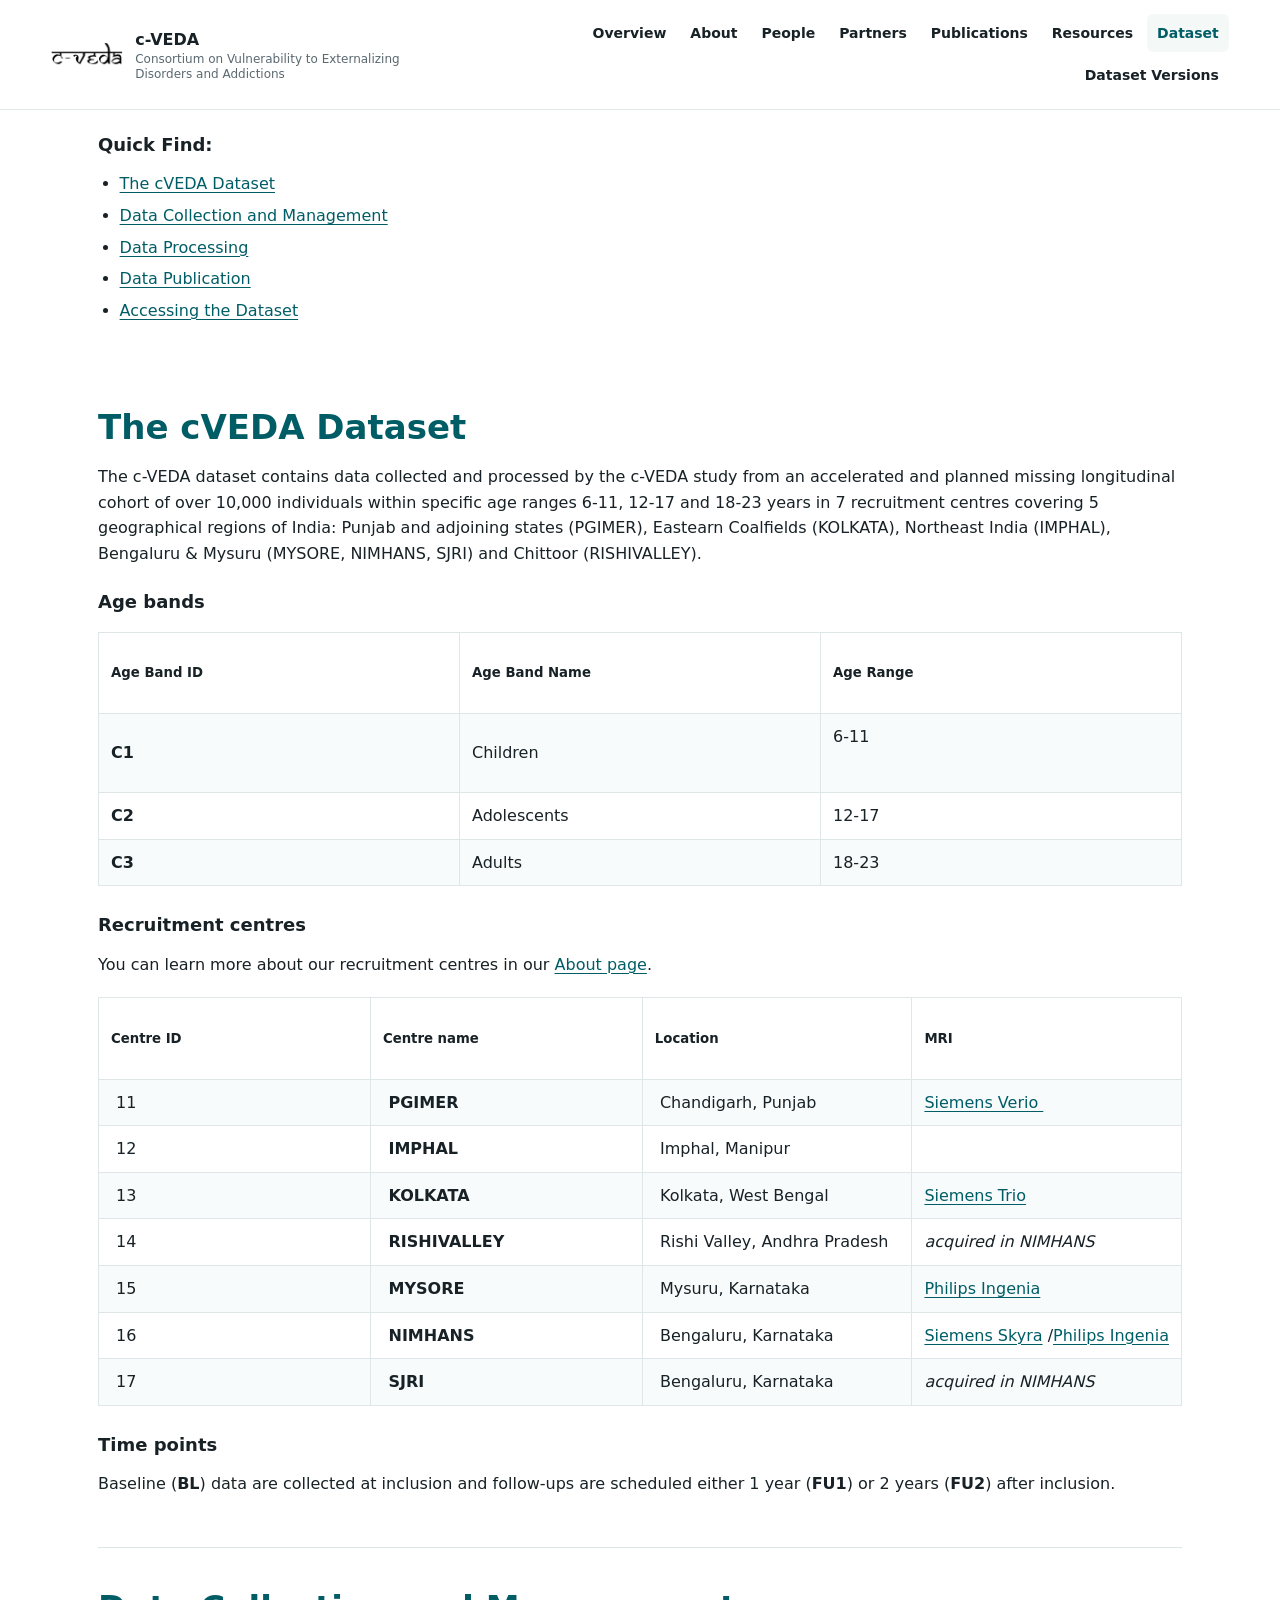
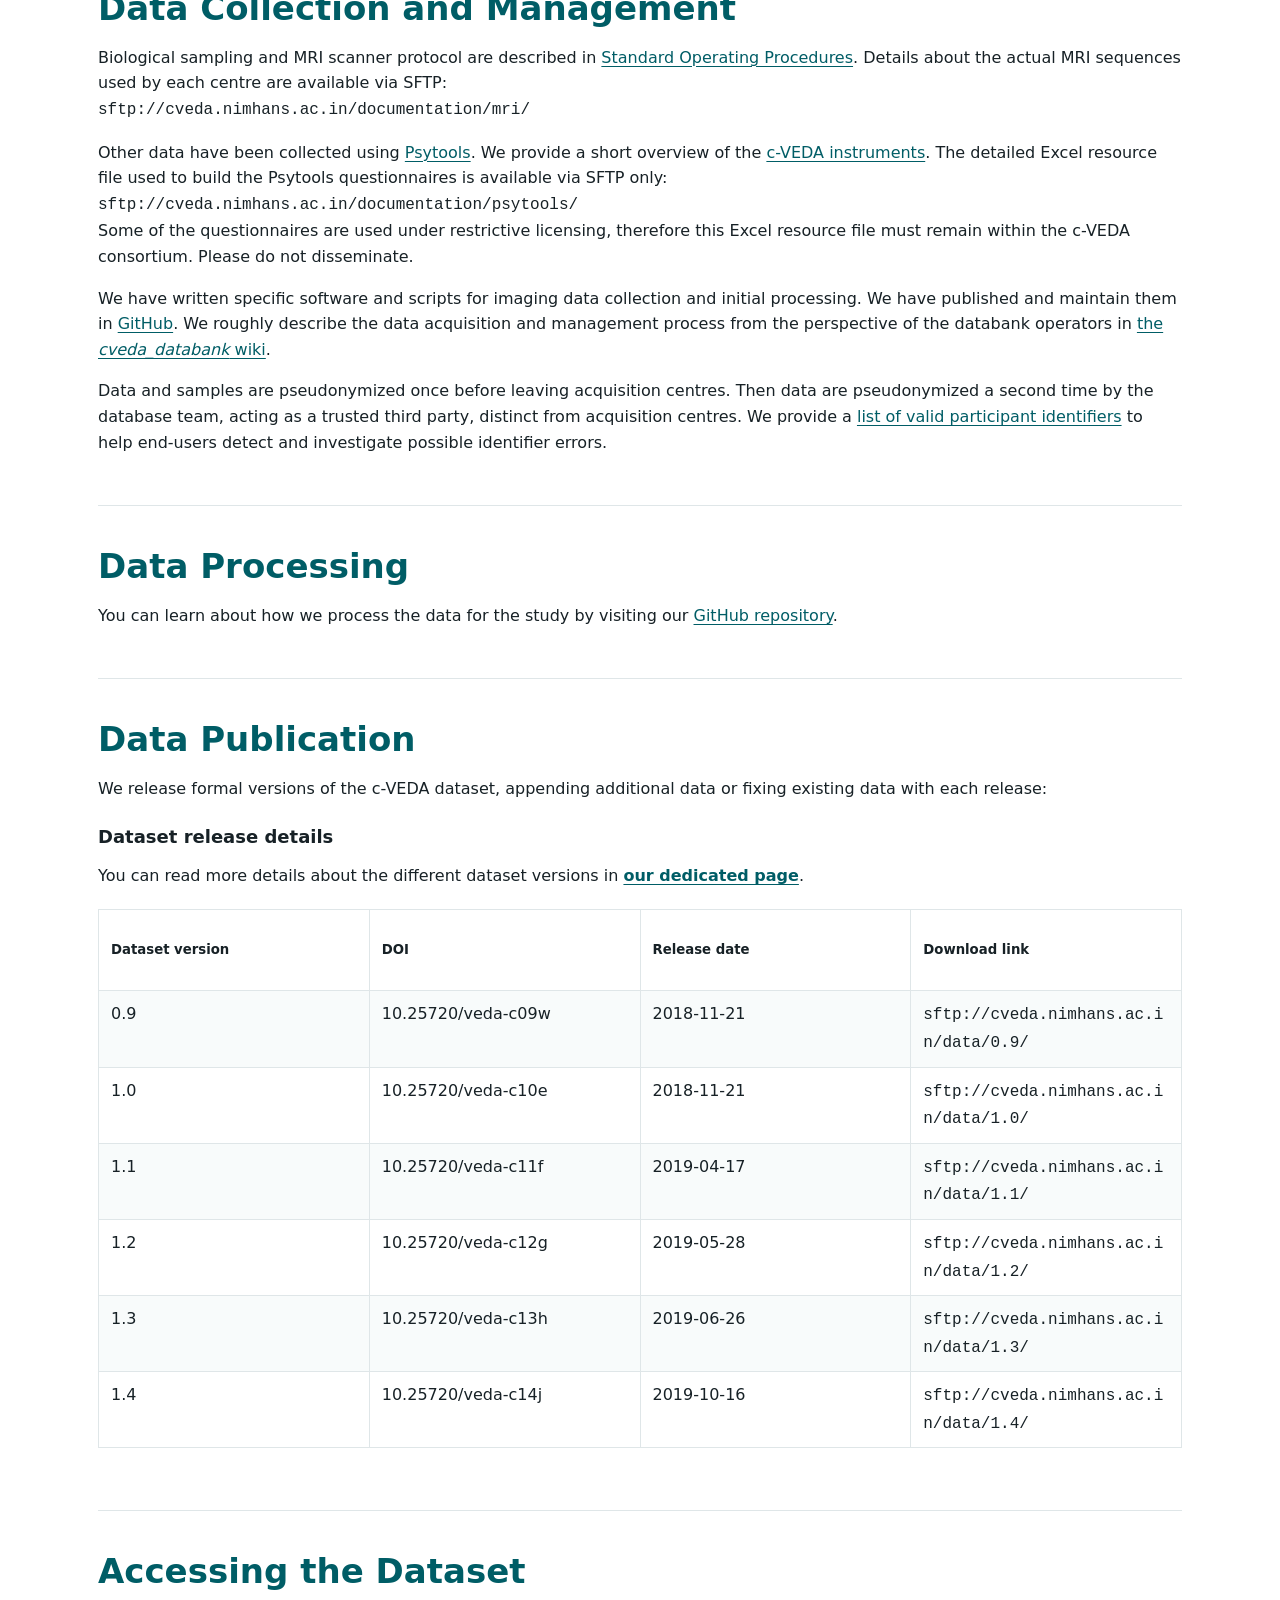
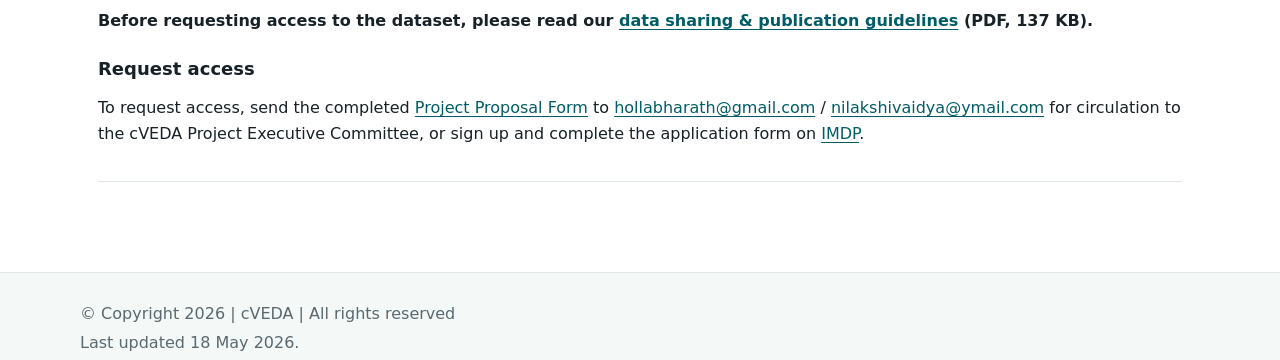
<file: dataset.html>
<!doctype html>
<html lang="en">
<head>
  <meta charset="utf-8">
  <meta name="viewport" content="width=device-width, initial-scale=1">
  <title>The cVEDA Dataset | cVEDA</title>
  <meta name="description" content="Information about c-VEDA dataset access, proposal submission, and data use guidance.">
  <link rel="stylesheet" href="assets/css/styles.css">
</head>
<body>
  <header class="site-header">
    <a class="brand" href="index.html" aria-label="cVEDA home">
      <img class="brand-logo" src="assets/images/logocvd.png" alt="c-VEDA">
      <span><strong>c-VEDA</strong><small>Consortium on Vulnerability to Externalizing Disorders and Addictions</small></span>
    </a>
    <nav class="site-nav" aria-label="Primary navigation">
      <a href="index.html">Overview</a>
<a href="about.html">About</a>
<a href="people.html">People</a>
<a href="partners.html">Partners</a>
<a href="publications.html">Publications</a>
<a href="resources.html">Resources</a>
<a class="active" href="dataset.html">Dataset</a>
<a href="dataset-versions.html">Dataset Versions</a>
    </nav>
  </header>
  <main>
    <div id="maincontent" class="main__content">



<div class="bg--white" aria-label="Promotion bar-White">




<div class="block block--anchor-links">
    <div class="container-fluid">
        <div class="row">

            
            <div class="col-12 col-md-4 order-md-2">
                <aside class="block--anchor-links__menu" style="width: 380px; left: 906.5px; top: 0px;">

                    
                    <span id="anchorLinksTitle">
                        <h4>Quick Find:</h4>
                    </span>
                    
                    <ul class="mb-0" role="menu">

                                <li role="menuitem">
                                    <a href="dataset.html#section-1" title="Scroll to The cVEDA Dataset">The cVEDA Dataset</a>
                                </li>
                                <li role="menuitem">
                                    <a href="dataset.html#section-2" title="Scroll to Data Collection and Management">Data Collection and Management</a>
                                </li>
                                <li role="menuitem">
                                    <a href="dataset.html#section-3" title="Scroll to Data Processing">Data Processing</a>
                                </li>
                                <li role="menuitem">
                                    <a href="dataset.html#section-4" title="Scroll to Data Publication">Data Publication</a>
                                </li>
                                <li role="menuitem">
                                    <a href="dataset.html#section-5" title="Scroll to Accessing the Dataset">Accessing the Dataset</a>
                                </li>


                    </ul>
                </aside>
            </div>

            
            <div class="col-12 order-md-1">
                <article id="anchorLinksArticle" role="article">
                    

                    

                                        <h2 id="section-1">The cVEDA Dataset</h2>
                                        <div class="block--article__content"><div class=""><p>The c-VEDA dataset contains data collected and processed by the c-VEDA study from an accelerated and planned missing longitudinal cohort of over 10,000 individuals within specific age ranges 6-11, 12-17 and 18-23 years in 7 recruitment centres covering 5 geographical regions of India: Punjab and adjoining states (PGIMER), Eastearn Coalfields (KOLKATA), Northeast India (IMPHAL), Bengaluru &amp; Mysuru (MYSORE, NIMHANS, SJRI) and Chittoor (RISHIVALLEY).</p>
<h4>Age bands</h4>
<table class="table table-striped" style="border-collapse: collapse; width: 100%; height: 68px;" border="1">
<tbody>
<tr style="height: 17px;">
<td style="width: 33.3333%; height: 17px;">
<h5>Age Band ID</h5>
</td>
<td style="width: 33.3333%; height: 17px;">
<h5>Age Band Name</h5>
</td>
<td style="width: 33.3333%; height: 17px;">
<h5>Age Range</h5>
</td>
</tr>
<tr style="height: 17px;">
<td style="width: 33.3333%; height: 17px;">
<p><strong>C1</strong></p>
</td>
<td style="width: 33.3333%; height: 17px;">
<p>Children</p>
</td>
<td style="width: 33.3333%; height: 17px;">6-11</td>
</tr>
<tr style="height: 17px;">
<td style="width: 33.3333%; height: 17px;"><strong>C2</strong></td>
<td style="width: 33.3333%; height: 17px;">Adolescents</td>
<td style="width: 33.3333%; height: 17px;">12-17</td>
</tr>
<tr style="height: 17px;">
<td style="width: 33.3333%; height: 17px;"><strong>C3</strong></td>
<td style="width: 33.3333%; height: 17px;">Adults</td>
<td style="width: 33.3333%; height: 17px;">18-23</td>
</tr>
</tbody>
</table>
<h4>Recruitment centres</h4>
<p>You can learn more about our recruitment centres in our <a href="about.html">About page</a>.</p>
<table class="table table-striped" style="border-collapse: collapse; width: 100.111%; height: 130px;" border="1">
<tbody>
<tr style="height: 10px;">
<th style="width: 16.7401%; height: 10px;" align="center">
<h5>Centre ID</h5>
</th>
<th style="width: 16.7401%; height: 10px;">
<h5>Centre name</h5>
</th>
<th style="width: 16.5932%; height: 10px;">
<h5>Location</h5>
</th>
<th style="width: 16.5932%; height: 10px;">
<h5>MRI</h5>
</th>
</tr>
<tr style="height: 18px;">
<td style="width: 16.7401%; height: 18px;">&nbsp;11</td>
<td style="width: 16.7401%; height: 18px;"><strong>&nbsp;PGIMER</strong></td>
<td style="width: 16.5932%; height: 18px;">&nbsp;Chandigarh, Punjab</td>
<td style="width: 16.5932%; height: 18px;"><a href="https://www.siemens-healthineers.com/en-in/refurbished-systems-medical-imaging-and-therapy/ecoline-refurbished-systems/magnetic-resoncance-imaging-ecoline/magnetom-verio-eco">Siemens Verio </a>&nbsp;</td>
</tr>
<tr style="height: 17px;">
<td style="width: 16.7401%; height: 17px;">&nbsp;12</td>
<td style="width: 16.7401%; height: 17px;"><strong>&nbsp;IMPHAL</strong></td>
<td style="width: 16.5932%; height: 17px;">&nbsp;Imphal, Manipur</td>
<td style="width: 16.5932%; height: 17px;">&nbsp;</td>
</tr>
<tr style="height: 17px;">
<td style="width: 16.7401%; height: 17px;">&nbsp;13</td>
<td style="width: 16.7401%; height: 17px;"><strong>&nbsp;KOLKATA</strong></td>
<td style="width: 16.5932%; height: 17px;">&nbsp;Kolkata, West Bengal</td>
<td style="width: 16.5932%; height: 17px;"><a href="https://www.healthcare.siemens.co.in/magnetic-resonance-imaging/for-installed-base-business-only-do-not-publish/magnetom-trio-tim" rel="nofollow">Siemens Trio</a></td>
</tr>
<tr style="height: 17px;">
<td style="width: 16.7401%; height: 17px;">&nbsp;14</td>
<td style="width: 16.7401%; height: 17px;"><strong>&nbsp;RISHIVALLEY</strong></td>
<td style="width: 16.5932%; height: 17px;">&nbsp;Rishi Valley, Andhra Pradesh</td>
<td style="width: 16.5932%; height: 17px;"><em>acquired in NIMHANS</em> &nbsp;</td>
</tr>
<tr style="height: 17px;">
<td style="width: 16.7401%; height: 17px;">&nbsp;15</td>
<td style="width: 16.7401%; height: 17px;"><strong>&nbsp;MYSORE</strong></td>
<td style="width: 16.5932%; height: 17px;">&nbsp;Mysuru, Karnataka</td>
<td style="width: 16.5932%; height: 17px;"><a href="http://www.philips.co.in/healthcare/product/HC781342/ingenia-30t-mr-system" rel="nofollow">Philips Ingenia</a> &nbsp;</td>
</tr>
<tr style="height: 17px;">
<td style="width: 16.7401%; height: 17px;">&nbsp;16</td>
<td style="width: 16.7401%; height: 17px;"><strong>&nbsp;NIMHANS</strong></td>
<td style="width: 16.5932%; height: 17px;">&nbsp;Bengaluru, Karnataka</td>
<td style="width: 16.5932%; height: 17px;"><a href="https://www.healthcare.siemens.co.in/magnetic-resonance-imaging/3t-mri-scanner/magnetom-skyra" rel="nofollow">Siemens Skyra</a> /<a href="https://www.philips.co.uk/healthcare/product/HC781271/ingenia-30t-cx" rel="nofollow">Philips Ingenia</a></td>
</tr>
<tr style="height: 17px;">
<td style="width: 16.7401%; height: 17px;">&nbsp;17</td>
<td style="width: 16.7401%; height: 17px;"><strong>&nbsp;SJRI</strong></td>
<td style="width: 16.5932%; height: 17px;">&nbsp;Bengaluru, Karnataka</td>
<td style="width: 16.5932%; height: 17px;"><em>acquired in NIMHANS</em> &nbsp;</td>
</tr>
</tbody>
</table>
<h4>Time points</h4>
<p>Baseline (<strong>BL</strong>) data are collected at inclusion and follow-ups are scheduled either 1 year (<strong>FU1</strong>) or 2 years (<strong>FU2</strong>) after inclusion.</p>
</div>
</div>
                                        <hr>
                                        <h2 id="section-2">Data Collection and Management</h2>
                                        <div class="block--article__content"><div class=""><p>Biological sampling and MRI scanner protocol are described in <a href="resources.html">Standard Operating Procedures</a>. Details about the actual MRI sequences used by each centre are available via SFTP:<br><tt>sftp://cveda.nimhans.ac.in/documentation/mri/</tt></p>
<p>Other data have been collected using <a href="https://www.delosis.com/" target="_blank" rel="noopener noreferrer">Psytools</a>. We provide a short overview of the <a href="assets/docs/cveda-instruments.pdf">c-VEDA instruments</a>. The detailed Excel resource file used to build the Psytools questionnaires is available via SFTP only:<br><tt>sftp://cveda.nimhans.ac.in/documentation/psytools/</tt><br>Some of the questionnaires are used under restrictive licensing, therefore this Excel resource file must remain within the c-VEDA consortium. Please do not disseminate.</p>
<p>We have written specific software and scripts for imaging data collection and initial processing. We have published and maintain them in <a href="https://github.com/cveda">GitHub</a>. We roughly describe the data acquisition and management process from the perspective of the databank operators in <a href="https://github.com/cveda/cveda_databank/wiki">the <em>cveda_databank</em> wiki</a>.</p>
<p>Data and samples are pseudonymized once before leaving acquisition centres. Then data are pseudonymized a second time by the database team, acting as a trusted third party, distinct from acquisition centres. We provide a <a href="https://github.com/cveda/cveda_databank/wiki/Valid-identifiers">list of valid participant identifiers</a> to help end-users detect and investigate possible identifier errors.</p>
</div>
</div>
                                        <hr>
                                        <h2 id="section-3">Data Processing</h2>
                                        <div class="block--article__content"><div class=""><p>You can learn about how we process the data for the study by visiting our <a title="CVEDA GitHub" href="https://github.com/cveda/cveda_processing" target="_blank" rel="noopener">GitHub repository</a>.&nbsp;</p>
</div>
</div>
                                        <hr>
                                        <h2 id="section-4">Data Publication</h2>
                                        <div class="block--article__content"><div class=""><p>We release formal versions of the c-VEDA dataset, appending additional data or fixing existing data with each release:</p>
<h4>Dataset release details</h4>
<p>You can read more details about the different dataset versions in <strong><a title="Dataset Versions" href="dataset-versions.html">our dedicated page</a></strong>.</p>
<table class="table table-striped" style="border-collapse: collapse; width: 100%;" border="1">
<tbody>
<tr>
<td style="width: 25%;">
<h5>Dataset version</h5>
</td>
<td style="width: 25%;">
<h5>DOI</h5>
</td>
<td style="width: 25%;">
<h5>Release date</h5>
</td>
<td style="width: 25%;">
<h5>Download link</h5>
</td>
</tr>
<tr>
<td style="width: 25%;" align="center">0.9</td>
<td style="width: 25%;" align="center">10.25720/veda-c09w</td>
<td style="width: 25%;">2018-11-21</td>
<td style="width: 25%;" align="center"><tt>sftp://cveda.nimhans.ac.in/data/0.9/</tt></td>
</tr>
<tr>
<td style="width: 25%;" align="center">1.0</td>
<td style="width: 25%;" align="center">10.25720/veda-c10e</td>
<td style="width: 25%;">2018-11-21</td>
<td style="width: 25%;" align="center"><tt>sftp://cveda.nimhans.ac.in/data/1.0/</tt></td>
</tr>
<tr>
<td style="width: 25%;" align="center">1.1</td>
<td style="width: 25%;" align="center">10.25720/veda-c11f</td>
<td style="width: 25%;">2019-04-17</td>
<td style="width: 25%;" align="center"><tt>sftp://cveda.nimhans.ac.in/data/1.1/</tt></td>
</tr>
<tr>
<td style="width: 25%;" align="center">1.2</td>
<td style="width: 25%;" align="center">10.25720/veda-c12g</td>
<td style="width: 25%;">2019-05-28</td>
<td style="width: 25%;" align="center"><tt>sftp://cveda.nimhans.ac.in/data/1.2/</tt></td>
</tr>
<tr>
<td style="width: 25%;" align="center">1.3</td>
<td style="width: 25%;" align="center">10.25720/veda-c13h</td>
<td style="width: 25%;">2019-06-26</td>
<td style="width: 25%;" align="center"><tt>sftp://cveda.nimhans.ac.in/data/1.3/</tt></td>
</tr>
<tr>
<td style="width: 25%;" align="center">1.4</td>
<td style="width: 25%;" align="center">10.25720/veda-c14j</td>
<td style="width: 25%;">2019-10-16</td>
<td style="width: 25%;" align="center"><tt>sftp://cveda.nimhans.ac.in/data/1.4/</tt></td>
</tr>
</tbody>
</table>
</div>
</div>
                                        <hr>
                                        <h2 id="section-5">Accessing the Dataset</h2>
                                        <div class="block--article__content"><div class=""><p><strong>Before requesting access to the dataset, please read our <a title="Data sharing and publication guidelines" href="assets/docs/cveda-data-sharing-and-publication-guidelines.pdf" target="_blank" rel="noopener">data sharing &amp; publication guidelines</a>&nbsp;(PDF, 137 KB).</strong></p>
<h4>Request access</h4>
<p>To request access, send the completed <a href="assets/docs/cVEDA Project Proposal Form.doc">Project Proposal Form</a> to <a href="mailto:hollabharath@gmail.com">hollabharath@gmail.com</a> / <a href="mailto:nilakshivaidya@ymail.com">nilakshivaidya@ymail.com</a> for circulation to the cVEDA Project Executive Committee, or sign up and complete the application form on <a href="https://imdp.nimhans.ac.in/" target="_blank" rel="noopener">IMDP</a>.</p>

</div>
                                        <hr>


                </article>
            </div>
        </div>
    </div>
</div>

</div>


</div>

  </main>
  <footer class="site-footer">
    <p>&copy; Copyright 2026 | cVEDA | All rights reserved</p>
    <p>Last updated 18 May 2026.</p>
  </footer>
</body>
</html>
</file>
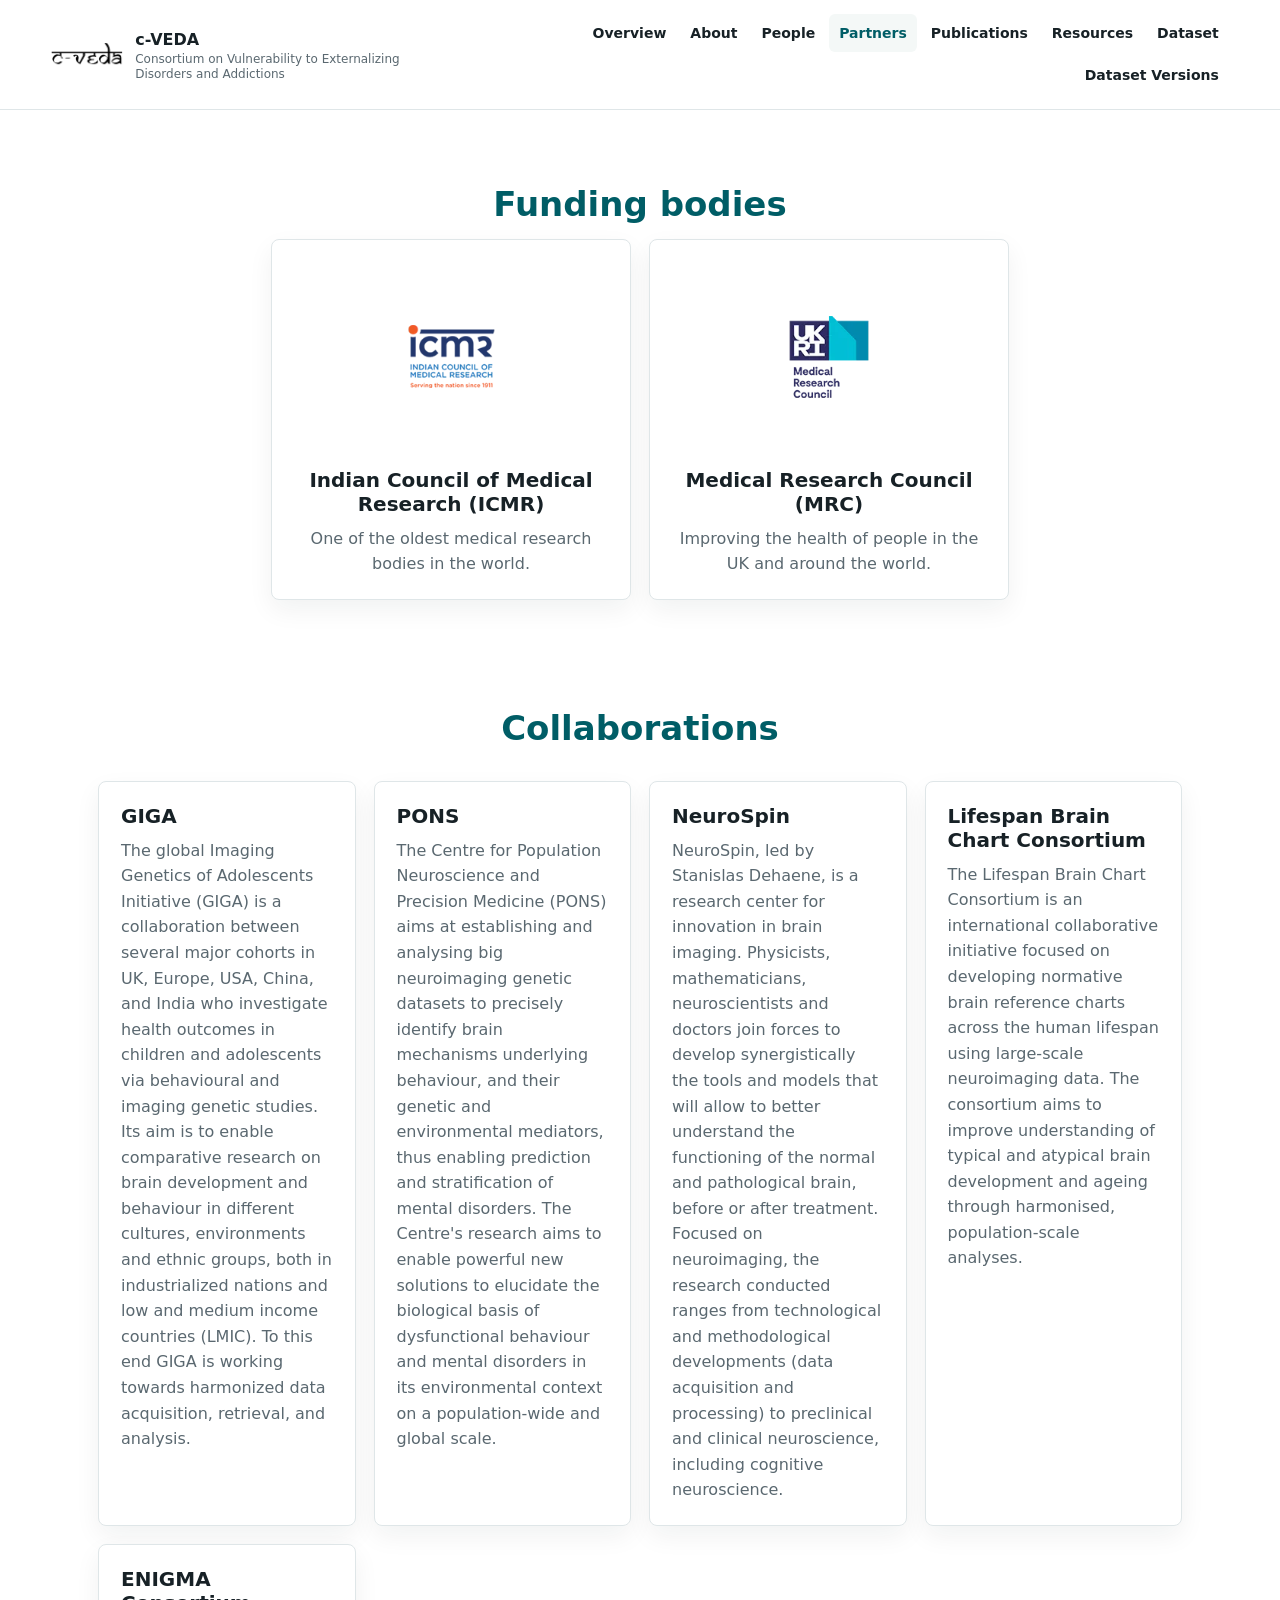
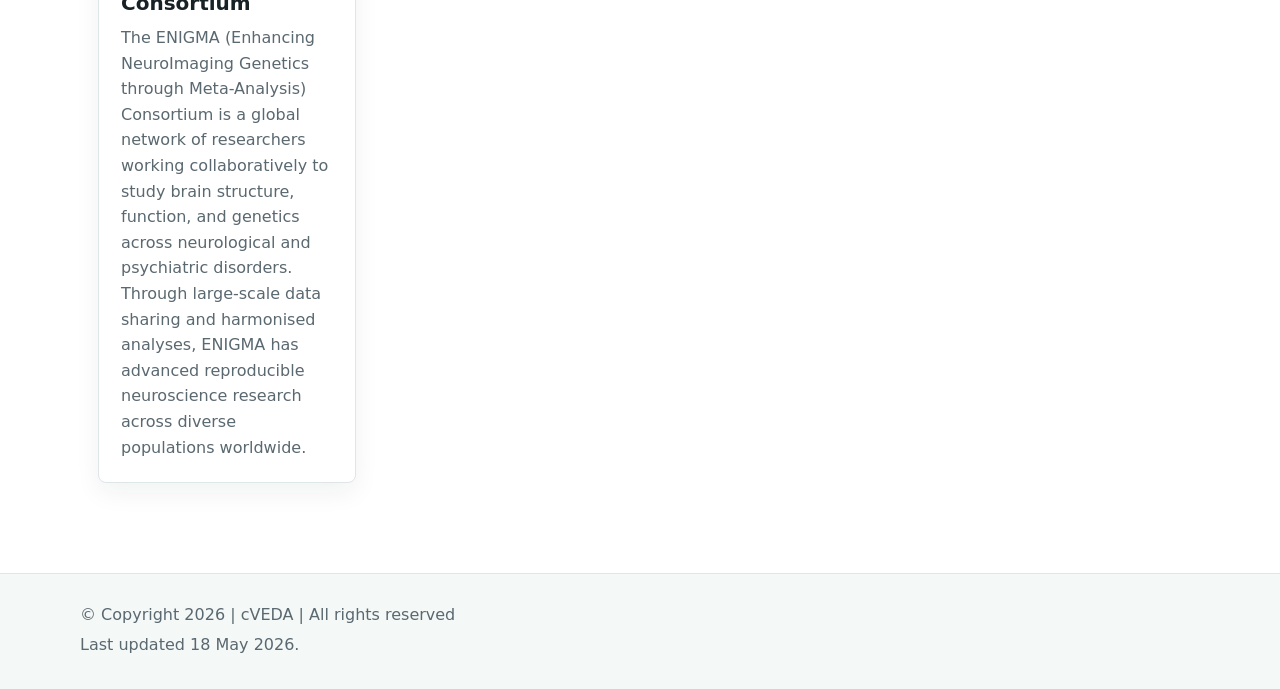
<file: partners.html>
<!doctype html>
<html lang="en">
<head>
  <meta charset="utf-8">
  <meta name="viewport" content="width=device-width, initial-scale=1">
  <title>Partners | cVEDA</title>
  <meta name="description" content="Funding bodies, research partners, and collaborative consortia connected with c-VEDA.">
  <link rel="stylesheet" href="assets/css/styles.css">
</head>
<body>
  <header class="site-header">
    <a class="brand" href="index.html" aria-label="cVEDA home">
      <img class="brand-logo" src="assets/images/logocvd.png" alt="c-VEDA">
      <span><strong>c-VEDA</strong><small>Consortium on Vulnerability to Externalizing Disorders and Addictions</small></span>
    </a>
    <nav class="site-nav" aria-label="Primary navigation">
      <a href="index.html">Overview</a>
<a href="about.html">About</a>
<a href="people.html">People</a>
<a class="active" href="partners.html">Partners</a>
<a href="publications.html">Publications</a>
<a href="resources.html">Resources</a>
<a href="dataset.html">Dataset</a>
<a href="dataset-versions.html">Dataset Versions</a>
    </nav>
  </header>
  <main>
    <div id="maincontent" class="main__content">



<div class="bg--white" aria-label="Promotion bar-White">


    <div class="block block--faculty block--promo mb-0">
        <section class="container-fluid">

                    <div class="row">
                        <div class="col-12 text-center">
                            <h2 class="h1">Funding bodies</h2>
                        </div>
                    </div>
                <div class="row justify-content-center">

                                    <div class="col">
                                        <article class="circle article-item">
                                            <a class="d-block" href="https://www.icmr.gov.in/" title="Indian Council of Medical Research (ICMR)">
                                                
                                                <img class="img-fluid" src="assets/images/asset.webp" alt="Indian Council of Medical Research (ICMR)" width="" height="">
                                            </a>
                                            <div class="circle__text">
                                                <h3 class="article-item__title">
                                                    <a class="d-block" href="https://www.icmr.gov.in/" title="Indian Council of Medical Research (ICMR)">Indian Council of Medical Research (ICMR)</a>
                                                </h3>
                                                <p class="article-item__excerpt">One of the oldest medical research bodies in the world.</p>
                                            </div>
                                        </article>
                                    </div>
                                    <div class="col">
                                        <article class="circle article-item">
                                            <a class="d-block" href="https://mrc.ukri.org/" title="Medical Research Council (MRC)">
                                                
                                                <img class="img-fluid" src="assets/images/logothumb1x.webp" alt="Medical Research Council (MRC)" width="" height="">
                                            </a>
                                            <div class="circle__text">
                                                <h3 class="article-item__title">
                                                    <a class="d-block" href="https://mrc.ukri.org/" title="Medical Research Council (MRC)">Medical Research Council (MRC)</a>
                                                </h3>
                                                <p class="article-item__excerpt">Improving the health of people in the UK and around the world.</p>
                                            </div>
                                        </article>
                                    </div>

                </div>

        </section>
    </div>




<div class="block block--text-panels">
  <div class="container-fluid">
    <div class="row justify-content-center">
      <div class="col-12 text-center">
        <h2>Collaborations</h2>
      </div>
      
        <div class="col-12 col-sm-6 col-md-4">
          <a class="block--text-panels__panel text-center" href="http://giga-project.org/">
            <h3>GIGA</h3>
            <p class="mb-0">The global Imaging Genetics of Adolescents Initiative (GIGA) is a collaboration between several major cohorts in UK, Europe, USA, China, and India who investigate health outcomes in children and adolescents via behavioural and imaging genetic studies. 

Its aim is to enable comparative research on brain development and behaviour in different cultures, environments and ethnic groups, both in industrialized nations and low and medium income countries (LMIC). To this end GIGA is working towards harmonized data acquisition, retrieval, and analysis.</p>
          </a>
        </div>
        <div class="col-12 col-sm-6 col-md-4">
          <a class="block--text-panels__panel text-center" href="https://www.kcl.ac.uk/research/centre-for-population-neuroscience-and-precision-medicine-pons">
            <h3>PONS</h3>
            <p class="mb-0">The Centre for Population Neuroscience and Precision Medicine (PONS) aims at establishing and analysing big neuroimaging genetic datasets to precisely identify brain mechanisms underlying behaviour, and their genetic and environmental mediators, thus enabling prediction and stratification of mental disorders. The Centre&#39;s research aims to enable powerful new solutions to elucidate the biological basis of dysfunctional behaviour and mental disorders in its environmental context on a population-wide and global scale.</p>
          </a>
        </div>
        <div class="col-12 col-sm-6 col-md-4">
          <a class="block--text-panels__panel text-center" href="https://joliot.cea.fr/drf/joliot/en/Pages/research_entities/NeuroSpin.aspx">
            <h3>NeuroSpin</h3>
            <p class="mb-0">NeuroSpin, led by Stanislas Dehaene, is a research center for innovation in brain imaging. Physicists, mathematicians, neuroscientists and doctors join forces to develop synergistically the tools and models that will allow to better understand the functioning of the normal and pathological brain, before or after treatment.
Focused on neuroimaging, the research conducted ranges from technological and methodological developments (data acquisition and processing) to preclinical and clinical neuroscience, including cognitive neuroscience.</p>
          </a>
        </div>
        <div class="col-12 col-sm-6 col-md-4">
          <div class="block--text-panels__panel text-center">
            <h3>Lifespan Brain Chart Consortium</h3>
            <p class="mb-0">The Lifespan Brain Chart Consortium is an international collaborative initiative focused on developing normative brain reference charts across the human lifespan using large-scale neuroimaging data. The consortium aims to improve understanding of typical and atypical brain development and ageing through harmonised, population-scale analyses.</p>
          </div>
        </div>
        <div class="col-12 col-sm-6 col-md-4">
          <div class="block--text-panels__panel text-center">
            <h3>ENIGMA Consortium</h3>
            <p class="mb-0">The ENIGMA (Enhancing NeuroImaging Genetics through Meta-Analysis) Consortium is a global network of researchers working collaboratively to study brain structure, function, and genetics across neurological and psychiatric disorders. Through large-scale data sharing and harmonised analyses, ENIGMA has advanced reproducible neuroscience research across diverse populations worldwide.</p>
          </div>
        </div>


    </div>     
  </div>
</div>


</div>


</div>

  
  
  
  </main>
  <footer class="site-footer">
    <p>&copy; Copyright 2026 | cVEDA | All rights reserved</p>
    <p>Last updated 18 May 2026.</p>
  </footer>
</body>
</html>
</file>
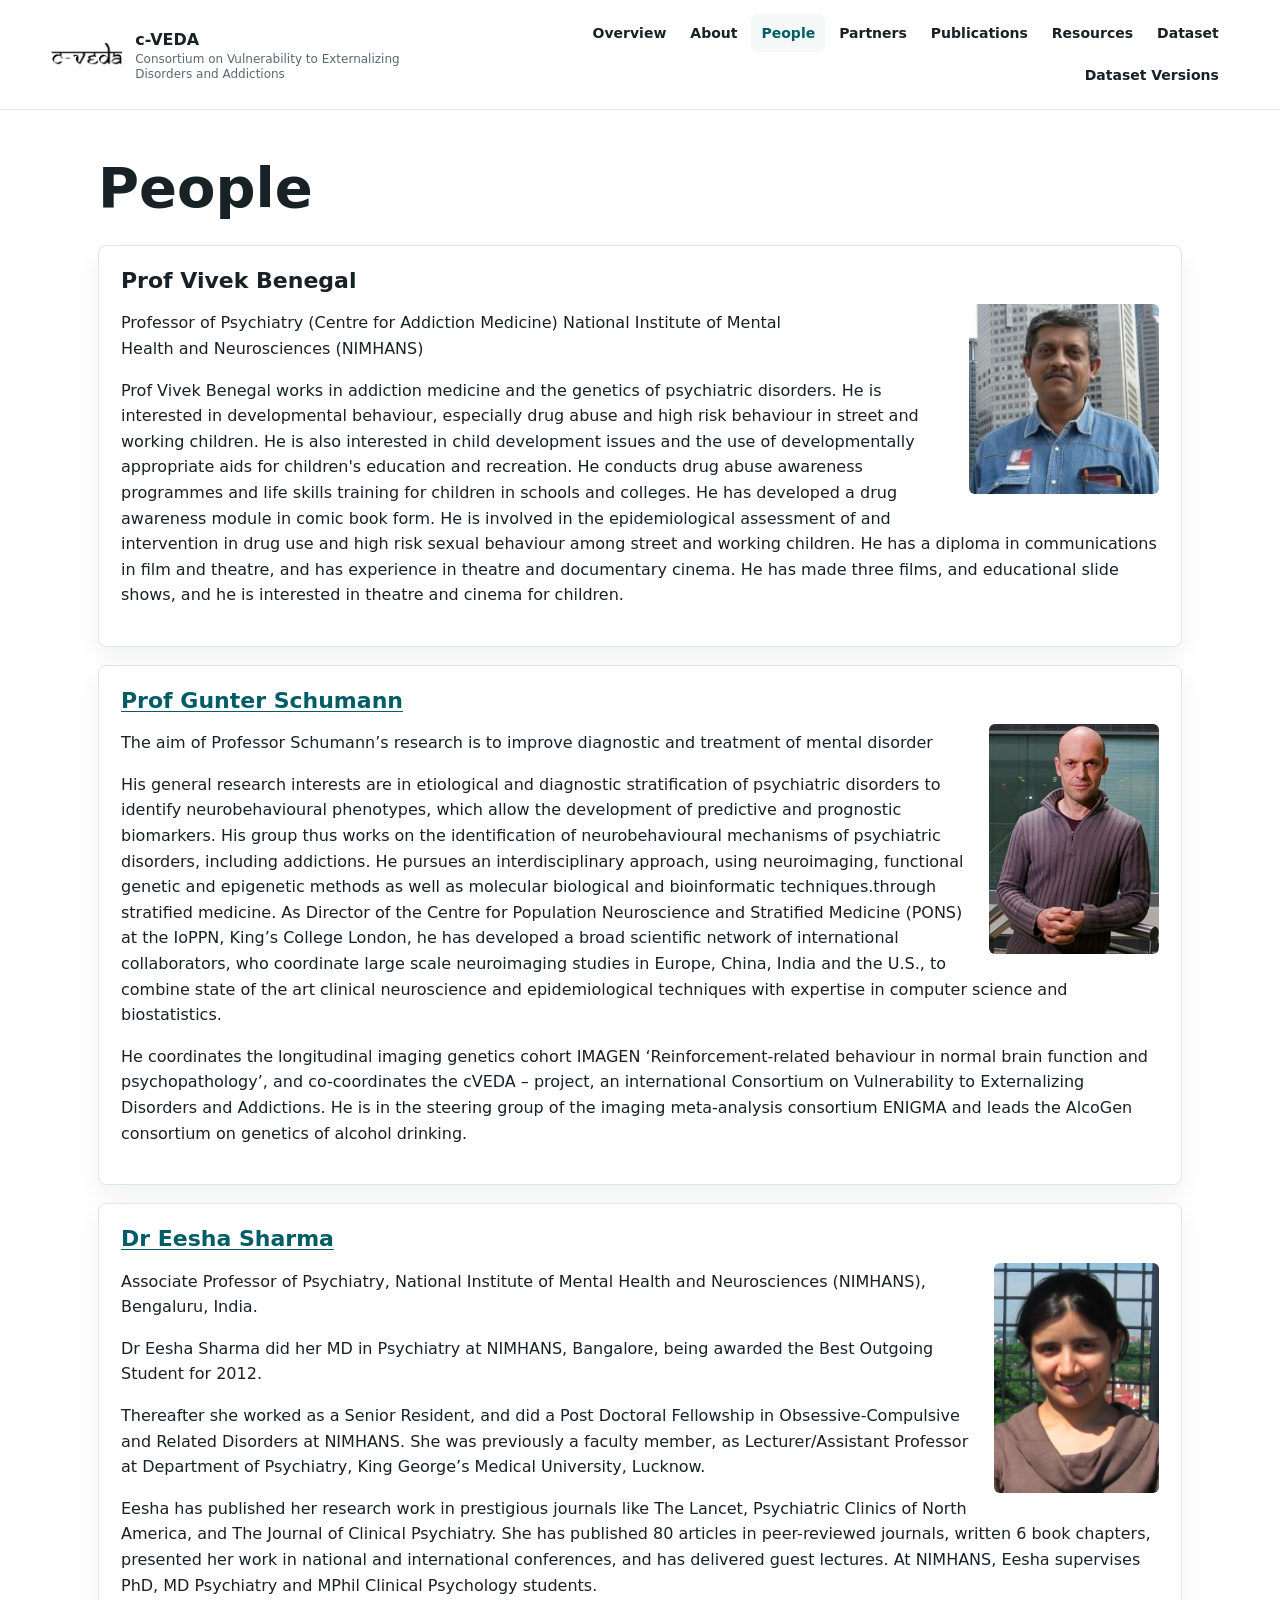
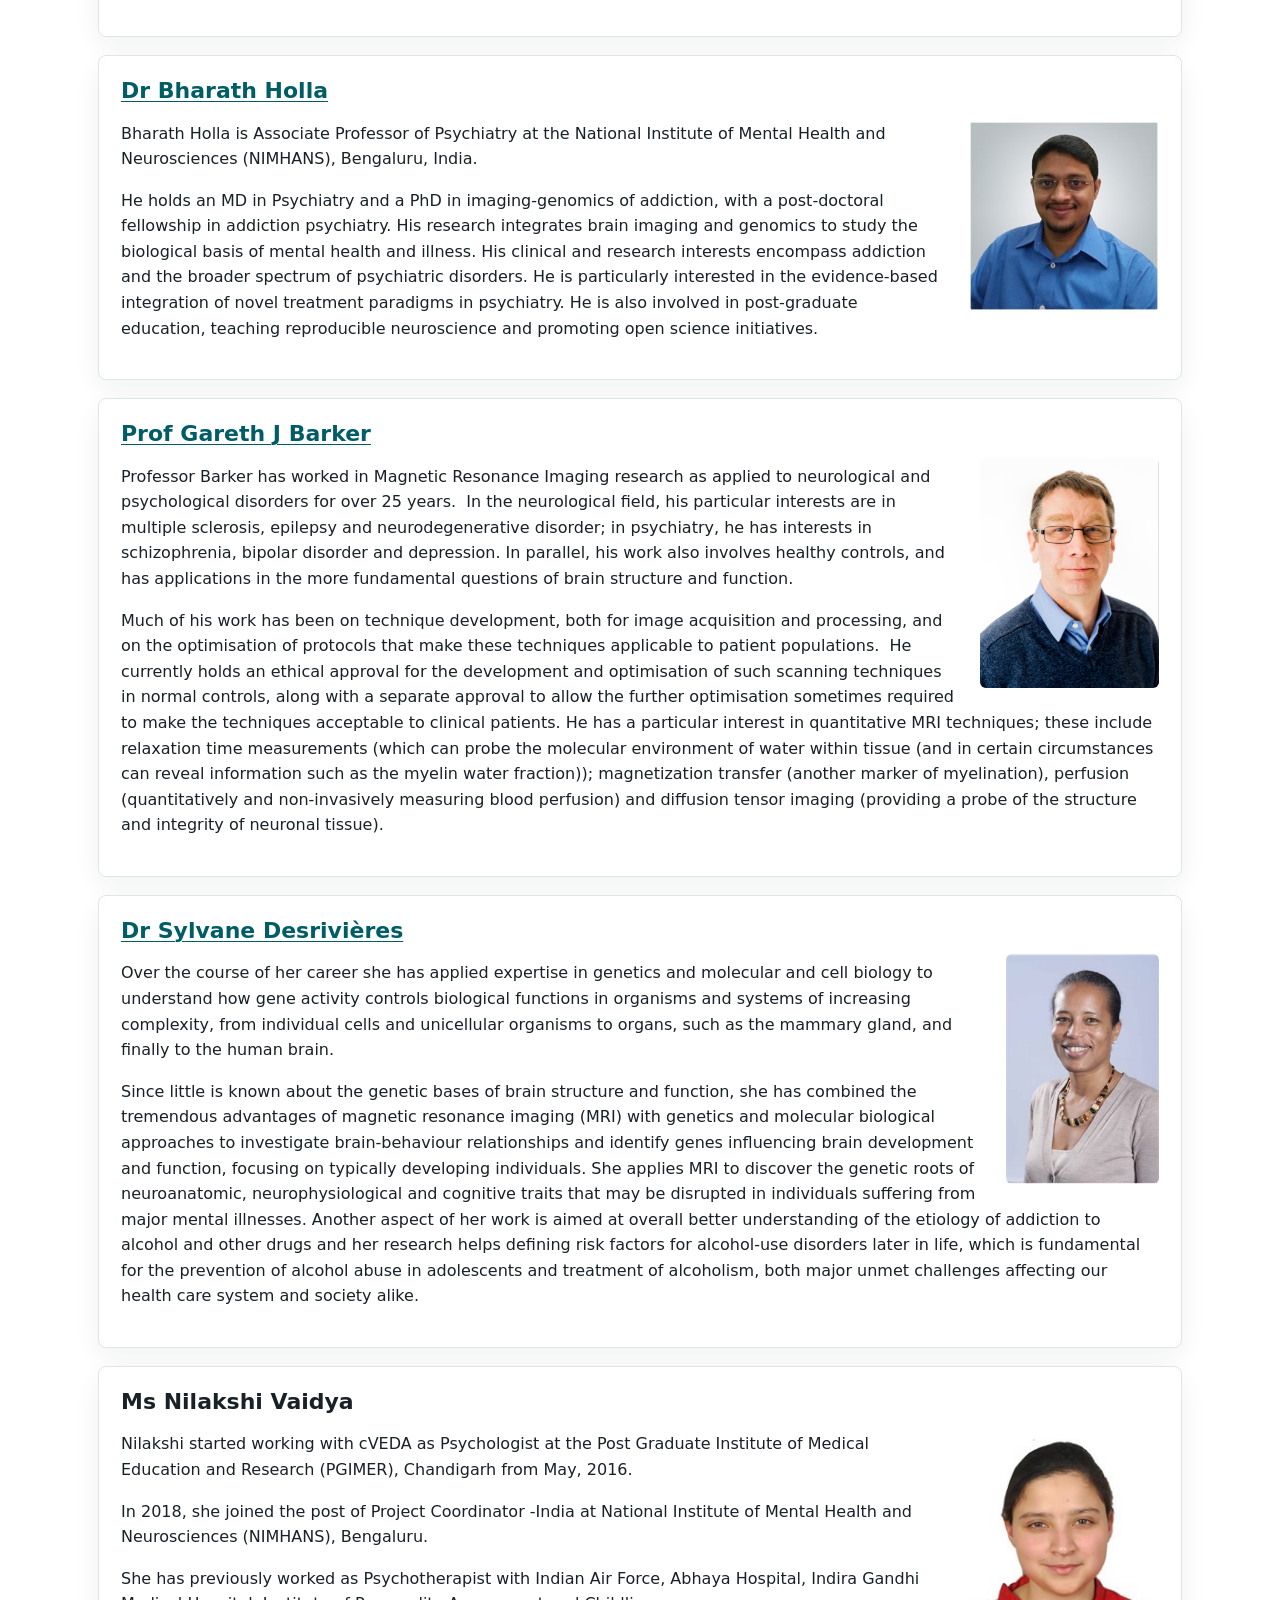
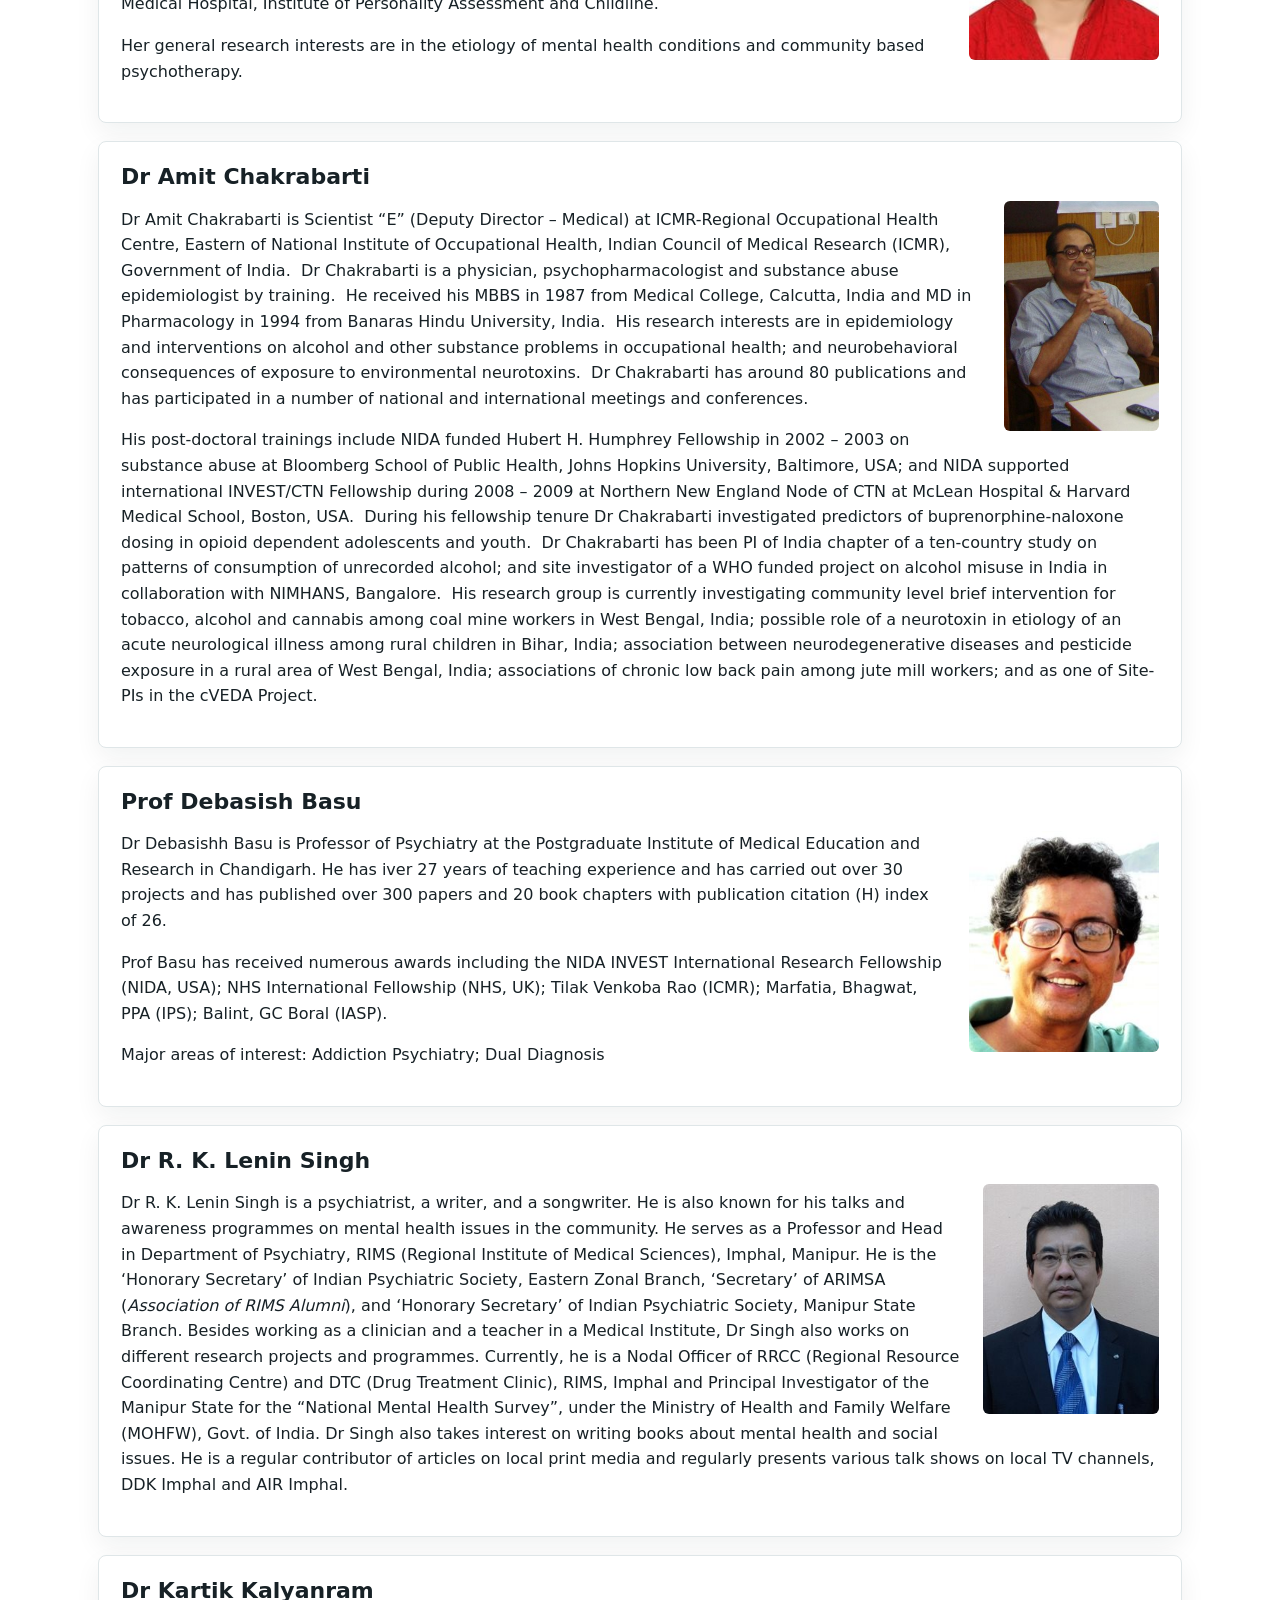
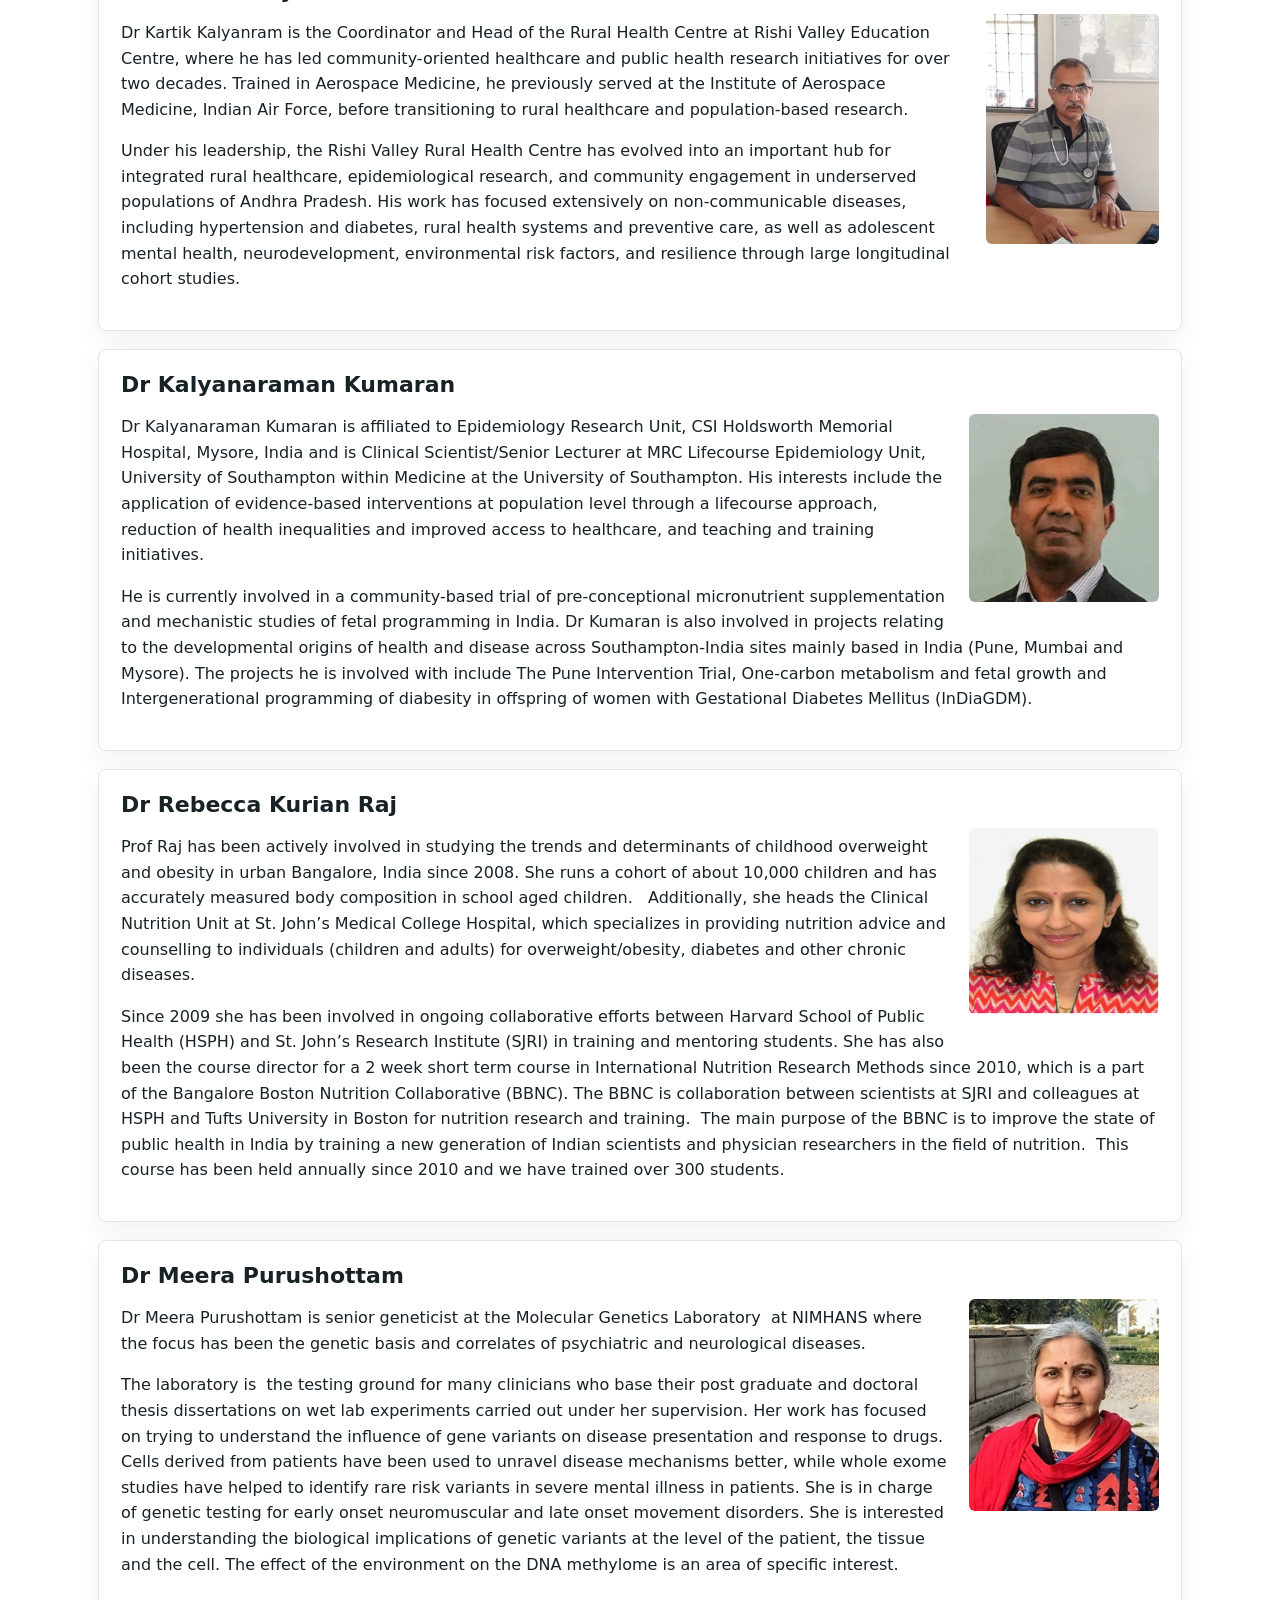
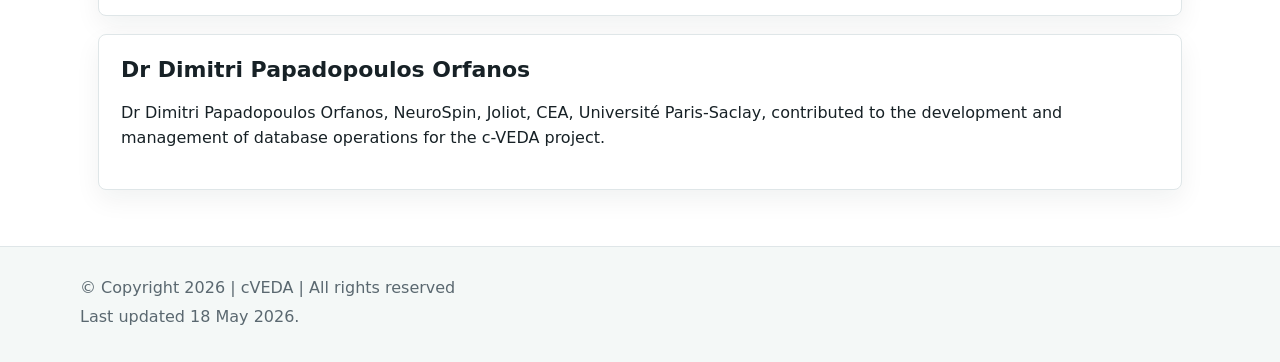
<file: people.html>
<!doctype html>
<html lang="en">
<head>
  <meta charset="utf-8">
  <meta name="viewport" content="width=device-width, initial-scale=1">
  <title>People | cVEDA</title>
  <meta name="description" content="Investigators, collaborators, and project team members involved in c-VEDA.">
  <link rel="stylesheet" href="assets/css/styles.css">
</head>
<body>
  <header class="site-header">
    <a class="brand" href="index.html" aria-label="cVEDA home">
      <img class="brand-logo" src="assets/images/logocvd.png" alt="c-VEDA">
      <span><strong>c-VEDA</strong><small>Consortium on Vulnerability to Externalizing Disorders and Addictions</small></span>
    </a>
    <nav class="site-nav" aria-label="Primary navigation">
      <a href="index.html">Overview</a>
<a href="about.html">About</a>
<a class="active" href="people.html">People</a>
<a href="partners.html">Partners</a>
<a href="publications.html">Publications</a>
<a href="resources.html">Resources</a>
<a href="dataset.html">Dataset</a>
<a href="dataset-versions.html">Dataset Versions</a>
    </nav>
  </header>
  <main>
    <div id="maincontent" class="main__content">



<section class="section bg--white" aria-label="Key content">
<div class="container-fluid">
<div class="row">
<div class="col-12">


        <h1 class="">People
        </h1>





<div class="people-grid">
<article class="person-card">
<h3>Prof Vivek Benegal</h3>
<img class="kcl_right" alt="s200_vivek.benegal" height="200" width="200" src="assets/images/s200-vivek.benegal.jpg" />
<p>Professor of Psychiatry (Centre for Addiction Medicine) National Institute of Mental Health&nbsp;and&nbsp;Neurosciences (NIMHANS)</p>
<p>Prof Vivek Benegal works in addiction medicine and the genetics of psychiatric disorders. He is interested in developmental behaviour, especially drug abuse and high risk behaviour in street and working children. He is also interested in child development issues and the use of developmentally appropriate aids for children's education and recreation. He conducts drug abuse awareness programmes and life skills training for children in schools and colleges. He has developed a drug awareness module in comic book form. He is involved in the epidemiological assessment of and intervention in drug use and high risk sexual behaviour among street and working children. He has a diploma in communications in film and theatre, and has experience in theatre and documentary cinema. He has made three films, and educational slide shows, and he is interested in theatre and cinema for children.</p>
</article>
<article class="person-card">
<h3><a class="sys_16" href="https://www.kcl.ac.uk/people/gunter-schumann">Prof Gunter Schumann</a></h3>
<img class="kcl_left" alt="gunter" height="359" width="266" src="assets/images/gunter.png" />
<p>The aim of Professor Schumann&rsquo;s research is to improve diagnostic and treatment of mental disorder&nbsp;</p>
<p>His general research interests are in etiological and diagnostic stratification of psychiatric disorders to identify neurobehavioural phenotypes, which allow the development of predictive and prognostic biomarkers. His group thus works on the identification of neurobehavioural mechanisms of psychiatric disorders, including addictions. He pursues an interdisciplinary approach, using neuroimaging, functional genetic and epigenetic methods as well as molecular biological and bioinformatic techniques.through stratified medicine. As Director of the Centre for Population Neuroscience and Stratified Medicine (PONS) at the IoPPN, King&rsquo;s College London, he has developed a broad scientific network of international collaborators, who coordinate large scale neuroimaging studies in Europe, China, India and the U.S., to combine state of the art clinical neuroscience and epidemiological techniques with expertise in computer science and biostatistics.</p>
<p>He coordinates the longitudinal imaging genetics cohort IMAGEN &lsquo;Reinforcement-related behaviour in normal brain function and psychopathology&rsquo;, and co-coordinates the cVEDA &ndash; project, an international Consortium on Vulnerability to Externalizing Disorders and Addictions. He is in the steering group of the imaging meta-analysis consortium ENIGMA and leads the AlcoGen consortium on genetics of alcohol drinking.</p>
</article>
<article class="person-card">
<h3><a href="https://www.nimhans.ac.in/faculty/eesha-sharma" target="_blank" rel="noopener">Dr Eesha Sharma</a></h3>
<img class="kcl_right" alt="eesha.photo_" height="258" width="185" src="assets/images/eesha.photo-.jpg" />

<p>Associate Professor of Psychiatry, National Institute of Mental Health and Neurosciences (NIMHANS), Bengaluru, India.</p>
<p>Dr Eesha Sharma did her MD in Psychiatry at NIMHANS, Bangalore, being awarded the Best Outgoing Student for 2012.&nbsp;</p>
<p>Thereafter she worked as a Senior Resident, and did a Post Doctoral Fellowship in Obsessive-Compulsive and Related Disorders at NIMHANS. She was previously a faculty member, as Lecturer/Assistant Professor at Department of Psychiatry, King George&rsquo;s Medical University, Lucknow.&nbsp;</p>
<p>Eesha has published her research work in prestigious journals like The Lancet, Psychiatric Clinics of North America, and The Journal of Clinical Psychiatry. She has published 80 articles in peer-reviewed journals, written 6 book chapters, presented her work in national and international conferences, and has delivered guest lectures. At NIMHANS, Eesha supervises PhD, MD Psychiatry and MPhil Clinical Psychology students.</p>
</article>
<article class="person-card">
<h3><a href="https://www.nimhans.ac.in/faculty/dr-bharath-holla" target="_blank" rel="noopener">Dr Bharath Holla</a></h3>
<p><img class="kcl_left" alt="Holla" height="250" width="250" src="assets/images/holla250x250.jpg" />Bharath Holla is Associate Professor of Psychiatry at the National Institute of Mental Health and Neurosciences (NIMHANS), Bengaluru, India.</p>
<p>He holds an MD in Psychiatry and a PhD in imaging-genomics of addiction, with a post-doctoral fellowship in addiction psychiatry. His research integrates brain imaging and genomics to study the biological basis of mental health and illness. His clinical and research interests encompass addiction and the broader spectrum of psychiatric disorders. He is particularly interested in the evidence-based integration of novel treatment paradigms in psychiatry. He is also involved in post-graduate education, teaching reproducible neuroscience and promoting open science initiatives.</p>
</article>
<article class="person-card">
<h3><a class="sys_16" href="https://www.kcl.ac.uk/people/gareth-barker-1">Prof Gareth J Barker</a></h3>
<img class="kcl_right" alt="gareth-barker" height="424" width="330" src="assets/images/gareth-barker.png" />
<p>Professor Barker has worked in Magnetic Resonance Imaging research as applied to neurological and psychological disorders for over 25 years.&nbsp; In the neurological field, his particular interests are in multiple sclerosis, epilepsy and neurodegenerative disorder; in psychiatry, he has interests in schizophrenia, bipolar disorder and depression. In parallel, his work also involves healthy controls, and has applications in the more fundamental questions of brain structure and function.</p>
<p>Much of his work has been on technique development, both for image acquisition and processing, and on the optimisation of protocols that make these techniques applicable to patient populations.&nbsp; He currently holds an ethical approval for the development and optimisation of such scanning techniques in normal controls, along with a separate approval to allow the further optimisation sometimes required to make the techniques acceptable to clinical patients. He has a particular interest in quantitative MRI techniques; these include relaxation time measurements (which can probe the molecular environment of water within tissue (and in certain circumstances can reveal information such as the myelin water fraction)); magnetization transfer (another marker of myelination), perfusion (quantitatively and non-invasively measuring blood perfusion) and diffusion tensor imaging (providing a probe of the structure and integrity of neuronal tissue).</p>
</article>
<article class="person-card">
<h3><a class="sys_16" href="https://www.kcl.ac.uk/people/sylvane-desrivieres">Dr Sylvane Desrivi&egrave;res</a></h3>
<img class="kcl_left" alt="Sylvane-Desrivieres-683x1024" height="309" width="206" src="assets/images/sylvane-desrivieres-683x1024-cropped-206x309.jpg" />
<p>Over the course of her career she has applied expertise in genetics and molecular and cell biology to understand how gene activity controls biological functions in organisms and systems of increasing complexity, from individual cells and unicellular organisms to organs, such as the mammary gland, and finally to the human brain.</p>
<p>Since little is known about the genetic bases of brain structure and function, she has combined the tremendous advantages of magnetic resonance imaging (MRI) with genetics and molecular biological approaches to investigate brain-behaviour relationships and identify genes influencing brain development and function, focusing on typically developing individuals. She applies MRI to discover the genetic roots of neuroanatomic, neurophysiological and cognitive traits that may be disrupted in individuals suffering from major mental illnesses. Another aspect of her work is aimed at overall better understanding of the etiology of addiction to alcohol and other drugs and her research helps defining risk factors for alcohol-use disorders later in life, which is fundamental for the prevention of alcohol abuse in adolescents and treatment of alcoholism, both major unmet challenges affecting our health care system and society alike.</p>
</article>
<article class="person-card">
<h3>Ms Nilakshi Vaidya</h3>
<p><img class="kcl_left" alt="54343" height="241" width="200" src="assets/images/54343200x241.jpg" />Nilakshi started working with cVEDA as Psychologist at the Post Graduate Institute of Medical Education and Research (PGIMER), Chandigarh from May, 2016.</p>
<p>In 2018, she joined the post of Project Coordinator -India at National Institute of Mental Health and Neurosciences (NIMHANS), Bengaluru.</p>
<p>She has previously worked as Psychotherapist with Indian Air Force, Abhaya Hospital,&nbsp;Indira Gandhi Medical Hospital, Institute of Personality Assessment and Childline.</p>
<p>Her general research interests are in the etiology of mental health conditions and community based psychotherapy.</p>
</article>
<article class="person-card">
<h3>Dr Amit Chakrabarti</h3>
<img class="kcl_right" alt="DSC03996-689x1024" height="445" width="300" src="assets/images/dsc03996-689x1024300x445.jpg" />
<p>Dr Amit Chakrabarti is Scientist &ldquo;E&rdquo; (Deputy Director &ndash; Medical) at ICMR-Regional Occupational Health Centre, Eastern of National Institute of Occupational Health, Indian Council of Medical Research (ICMR), Government of India.&nbsp; Dr Chakrabarti is a physician, psychopharmacologist and substance abuse epidemiologist by training.&nbsp; He received his MBBS in 1987 from Medical College, Calcutta, India and MD in Pharmacology in 1994 from Banaras Hindu University, India.&nbsp; His research interests are in epidemiology and interventions on alcohol and other substance problems in occupational health; and neurobehavioral consequences of exposure to environmental neurotoxins.&nbsp; Dr Chakrabarti has around 80 publications and has participated in a number of national and international meetings and conferences.&nbsp;</p>
<p>His post-doctoral trainings include NIDA funded Hubert H. Humphrey Fellowship in 2002 &ndash; 2003 on substance abuse at Bloomberg School of Public Health, Johns Hopkins University, Baltimore, USA; and NIDA supported international INVEST/CTN Fellowship during 2008 &ndash; 2009 at Northern New England Node of CTN at McLean Hospital &amp; Harvard Medical School, Boston, USA.&nbsp; During his fellowship tenure Dr Chakrabarti investigated predictors of buprenorphine-naloxone dosing in opioid dependent adolescents and youth.&nbsp; Dr Chakrabarti has been PI of India chapter of a ten-country study on patterns of consumption of unrecorded alcohol; and site investigator of a WHO funded project on alcohol misuse in India in collaboration with NIMHANS, Bangalore.&nbsp; His research group is currently investigating community level brief intervention for tobacco, alcohol and cannabis among coal mine workers in West Bengal, India; possible role of a neurotoxin in etiology of an acute neurological illness among rural children in Bihar, India; association between neurodegenerative diseases and pesticide exposure in a rural area of West Bengal, India; associations of chronic low back pain among jute mill workers; and as one of Site-PIs in the cVEDA Project.</p>
</article>
<article class="person-card">
<h3>Prof Debasish Basu</h3>
<p><img class="kcl_left" alt="BasuPicture1" height="291" width="250" src="assets/images/basupicture1250x291.jpg" />Dr Debasishh Basu is Professor of Psychiatry at the Postgraduate Institute of Medical Education and Research in Chandigarh. He has iver 27 years of teaching experience and has carried out over 30 projects and has published over 300 papers and 20 book chapters with publication citation (H) index of 26.</p>
<p>Prof Basu has received numerous awards including the NIDA INVEST International Research Fellowship (NIDA, USA); NHS International Fellowship (NHS, UK); Tilak Venkoba Rao (ICMR); Marfatia, Bhagwat, PPA (IPS); Balint, GC Boral (IASP).</p>
<p>Major areas of interest: Addiction Psychiatry; Dual Diagnosis</p>
</article>
<article class="person-card">
<h3>Dr R. K. Lenin Singh</h3>
<img class="kcl_right" alt="Dr.-R.-K.-Lenin-1" height="326" width="250" src="assets/images/dr.-r.-k.-lenin-1250x326.jpg" />
<p>Dr R. K. Lenin Singh is a psychiatrist, a writer, and a songwriter. He is also known for his talks and awareness programmes on mental health issues in the community. He serves as a Professor and Head in Department of Psychiatry, RIMS (Regional Institute of Medical Sciences), Imphal, Manipur. He is the &lsquo;Honorary Secretary&rsquo; of Indian Psychiatric Society, Eastern Zonal Branch, &lsquo;Secretary&rsquo; of ARIMSA (<em>Association of RIMS Alumni</em>), and &lsquo;Honorary Secretary&rsquo; of Indian Psychiatric Society, Manipur State Branch. Besides working as a clinician and a teacher in a Medical Institute, Dr Singh also works on different research projects and programmes. Currently, he is a Nodal Officer of RRCC (Regional Resource Coordinating Centre) and DTC (Drug Treatment Clinic), RIMS, Imphal and Principal Investigator of the Manipur State for the &ldquo;National Mental Health Survey&rdquo;, under the Ministry of Health and Family Welfare (MOHFW), Govt. of India. Dr Singh also takes interest on writing books about mental health and social issues. He is a regular contributor of articles on local print media and regularly presents various talk shows on local TV channels, DDK Imphal and AIR Imphal.</p>
</article>
<article class="person-card">
<h3>Dr Kartik Kalyanram</h3>
<img class="kcl_right" alt="Dr Kartik Kalyanram" height="333" width="250" src="assets/images/kartik-kalyanram-768x1024250x333.jpg" />
<p>Dr Kartik Kalyanram is the Coordinator and Head of the Rural Health Centre at Rishi Valley Education Centre, where he has led community-oriented healthcare and public health research initiatives for over two decades. Trained in Aerospace Medicine, he previously served at the Institute of Aerospace Medicine, Indian Air Force, before transitioning to rural healthcare and population-based research.</p>
<p>Under his leadership, the Rishi Valley Rural Health Centre has evolved into an important hub for integrated rural healthcare, epidemiological research, and community engagement in underserved populations of Andhra Pradesh. His work has focused extensively on non-communicable diseases, including hypertension and diabetes, rural health systems and preventive care, as well as adolescent mental health, neurodevelopment, environmental risk factors, and resilience through large longitudinal cohort studies.</p>
</article>
<article class="person-card">
<h3>Dr Kalyanaraman Kumaran</h3>
<p><img class="kcl_left" alt="Kalyanaraman Kumaran" height="250" width="253" src="assets/images/headshots_0003_kumaran.png" />Dr Kalyanaraman Kumaran is affiliated to Epidemiology Research Unit, CSI Holdsworth Memorial Hospital, Mysore, India and is Clinical Scientist/Senior Lecturer at MRC Lifecourse Epidemiology Unit, University of Southampton within Medicine at the University of Southampton. His interests include the application of evidence-based interventions at population level through a lifecourse approach, reduction of health inequalities and improved access to healthcare, and teaching and training initiatives.</p>
<p>He is currently involved in a community-based trial of pre-conceptional micronutrient supplementation and mechanistic studies of fetal programming in India. Dr Kumaran is also involved in projects relating to the developmental origins of health and disease across Southampton-India sites mainly based in India (Pune, Mumbai and Mysore). The projects he is involved with include The Pune Intervention Trial, One-carbon metabolism and fetal growth and Intergenerational programming of diabesity in offspring of women with Gestational Diabetes Mellitus (InDiaGDM).</p>
</article>
<article class="person-card">
<h3>Dr Rebecca Kurian Raj</h3>
<img class="kcl_right" alt="rebecca" height="248" width="254" src="assets/images/rebecca.png" />
<p>Prof Raj has been actively involved in studying the trends and determinants of childhood overweight and obesity in urban Bangalore, India since 2008. She runs a cohort of about 10,000 children and has accurately measured body composition in school aged children.&nbsp;&nbsp; Additionally, she heads the Clinical Nutrition Unit at St. John&rsquo;s Medical College Hospital, which specializes in providing nutrition advice and counselling to individuals (children and adults) for overweight/obesity, diabetes and other chronic diseases.</p>
<p>Since 2009 she has been involved in ongoing collaborative efforts between Harvard School of Public Health (HSPH) and St. John&rsquo;s Research Institute (SJRI) in training and mentoring students. She has also been the course director for a 2 week short term course in International Nutrition Research Methods since 2010, which is a part of the Bangalore Boston Nutrition Collaborative (BBNC). The BBNC is collaboration between scientists at SJRI and colleagues at HSPH and Tufts University in Boston for nutrition research and training.&nbsp; The main purpose of the BBNC is to improve the state of public health in India by training a new generation of Indian scientists and physician researchers in the field of nutrition.&nbsp; This course has been held annually since 2010 and we have trained over 300 students.</p>
</article>
<article class="person-card">
<h3>Dr Meera Purushottam</h3>
<img class="kcl_right" alt="IMG-20190220-WA0017_2" height="279" width="250" src="assets/images/img-20190220-wa0017-2250x279.jpg" />
<p>Dr Meera Purushottam is senior geneticist at the Molecular Genetics Laboratory &nbsp;at NIMHANS where the focus has been the genetic basis and correlates of psychiatric and neurological diseases.</p>
<p>The laboratory is &nbsp;the testing ground for many clinicians who base their post graduate and doctoral thesis dissertations on wet lab experiments carried out under her supervision. Her work has focused on trying to understand the influence of gene variants on disease presentation and response to drugs. Cells derived from patients have been used to unravel disease mechanisms better, while whole exome studies have helped to identify rare risk variants in severe mental illness in patients. She is in charge of genetic testing for early onset neuromuscular and late onset movement disorders. She is interested in understanding the biological implications of genetic variants at the level of the patient, the tissue and the cell. The effect of the environment on the DNA methylome is an area of specific interest.</p>
</article>
<article class="person-card">
<h3>Dr Dimitri Papadopoulos Orfanos</h3>
<p>Dr Dimitri Papadopoulos Orfanos, NeuroSpin, Joliot, CEA, Universit&eacute; Paris-Saclay, contributed to the development and management of database operations for the c-VEDA project.</p>
</article>
</div>

</div>
</div>
</div>
</section>


</div>

  
  
  
  </main>
  <footer class="site-footer">
    <p>&copy; Copyright 2026 | cVEDA | All rights reserved</p>
    <p>Last updated 18 May 2026.</p>
  </footer>
</body>
</html>
</file>
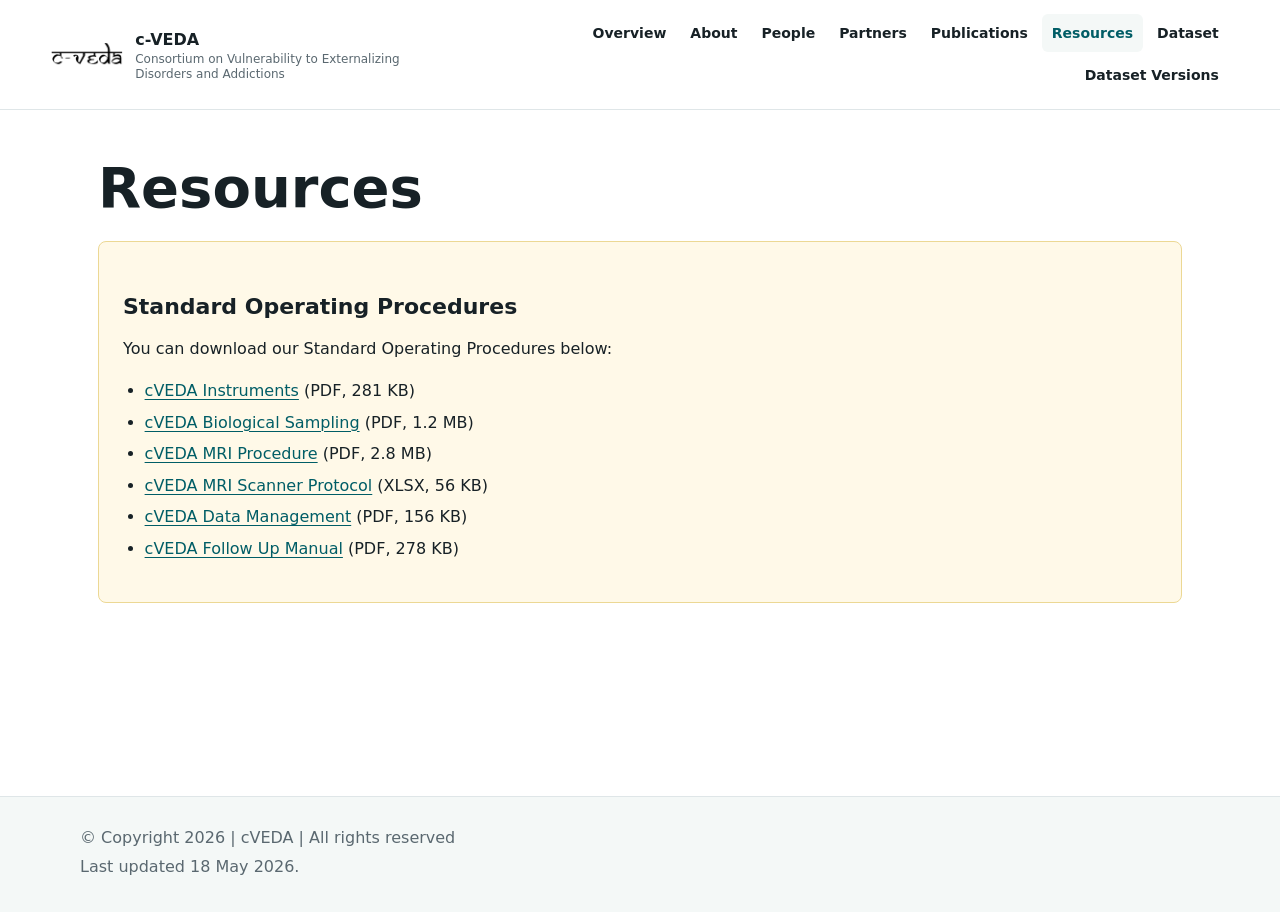
<file: resources.html>
<!doctype html>
<html lang="en">
<head>
  <meta charset="utf-8">
  <meta name="viewport" content="width=device-width, initial-scale=1">
  <title>Resources | cVEDA</title>
  <meta name="description" content="Resources, forms, and guidance documents for the c-VEDA project.">
  <link rel="stylesheet" href="assets/css/styles.css">
</head>
<body>
  <header class="site-header">
    <a class="brand" href="index.html" aria-label="cVEDA home">
      <img class="brand-logo" src="assets/images/logocvd.png" alt="c-VEDA">
      <span><strong>c-VEDA</strong><small>Consortium on Vulnerability to Externalizing Disorders and Addictions</small></span>
    </a>
    <nav class="site-nav" aria-label="Primary navigation">
      <a href="index.html">Overview</a>
<a href="about.html">About</a>
<a href="people.html">People</a>
<a href="partners.html">Partners</a>
<a href="publications.html">Publications</a>
<a class="active" href="resources.html">Resources</a>
<a href="dataset.html">Dataset</a>
<a href="dataset-versions.html">Dataset Versions</a>
    </nav>
  </header>
  <main>
    <div id="maincontent" class="main__content">



<section class="section bg--white" aria-label="Key content">
<div class="container-fluid">
<div class="row">
<div class="col-12">


        <h1 class="">Resources
        </h1>







<div class="info-card info-card--yellow">
    <h3>Standard Operating Procedures</h3>
    
    <p>You can download our Standard Operating Procedures below:</p>
<ul>
<li><a title="cVEDA Instruments" href="assets/docs/cveda-instruments.pdf" target="_blank" rel="noopener">cVEDA Instruments</a> (PDF, 281 KB)</li>
<li><a title="Biological Sampling" href="assets/docs/cveda-biologicalsampling-sop-mar2017.pdf" target="_blank" rel="noopener">cVEDA Biological Sampling</a> (PDF, 1.2 MB)</li>
<li><a title="MRI Procedure" href="assets/docs/cveda-mri-procedure.pdf" target="_blank" rel="noopener">cVEDA MRI Procedure</a> (PDF, 2.8 MB)</li>
<li><a title="MRI Scanner Protocol Excel Sheet" href="assets/docs/cveda-mri-scanner-protocol.xlsx" target="_blank" rel="noopener">cVEDA MRI Scanner Protocol</a> (XLSX, 56 KB)</li>
<li><a title="Data Management" href="assets/docs/cveda-data-management.pdf" target="_blank" rel="noopener">cVEDA Data Management</a> (PDF, 156 KB)</li>
<li><a title="Follow Up Manual" href="assets/docs/cveda-follow-up-manual.pdf" target="_blank" rel="noopener">cVEDA Follow Up Manual</a> (PDF, 278 KB)</li>
</ul>
</div>


<br>


</div>
</div>
</div>
</div>
</section>


</div>

  </main>
  <footer class="site-footer">
    <p>&copy; Copyright 2026 | cVEDA | All rights reserved</p>
    <p>Last updated 18 May 2026.</p>
  </footer>
</body>
</html>
</file>
<file: assets/css/styles.css>
:root {
  --ink: #172126;
  --muted: #5a6870;
  --line: #dfe6e8;
  --paper: #ffffff;
  --soft: #f4f8f7;
  --accent: #007c89;
  --accent-dark: #005d66;
  --gold: #d4a017;
}
* { box-sizing: border-box; }
body {
  margin: 0;
  color: var(--ink);
  background: var(--paper);
  font: 16px/1.6 system-ui, -apple-system, BlinkMacSystemFont, "Segoe UI", sans-serif;
}
a { color: var(--accent-dark); text-decoration-thickness: 1px; text-underline-offset: 3px; }
img { max-width: 100%; height: auto; border-radius: 6px; }
.site-header {
  position: sticky;
  top: 0;
  z-index: 10;
  display: flex;
  align-items: center;
  justify-content: space-between;
  gap: 24px;
  padding: 14px clamp(18px, 4vw, 56px);
  background: rgba(255, 255, 255, .96);
  border-bottom: 1px solid var(--line);
  backdrop-filter: blur(12px);
}
.brand { display: flex; align-items: center; gap: 12px; color: var(--ink); text-decoration: none; min-width: 230px; }
.brand-logo { width: 72px; height: auto; border-radius: 0; flex: 0 0 auto; }
.brand small { display: block; color: var(--muted); font-size: 12px; line-height: 1.25; max-width: 330px; }
.site-nav { display: flex; flex-wrap: wrap; justify-content: flex-end; gap: 4px; }
.site-nav a {
  padding: 8px 10px;
  border-radius: 6px;
  color: var(--ink);
  text-decoration: none;
  font-size: 14px;
  font-weight: 650;
}
.site-nav a:hover, .site-nav a.active { background: var(--soft); color: var(--accent-dark); }
main { min-height: 70vh; }
.main__content, .section > .container-fluid, .container-fluid {
  width: min(1120px, calc(100% - 36px));
  margin: 0 auto;
}
.block--hero {
  width: 100vw;
  margin-left: 50%;
  transform: translateX(-50%);
  background: linear-gradient(135deg, #003c43 0%, #007c89 55%, #e3b23c 100%);
  color: white;
  padding: clamp(64px, 12vw, 128px) clamp(18px, 4vw, 56px);
  margin-bottom: 42px;
}
.block--hero .container-fluid { width: min(1120px, 100%); }
.block--hero h1 { margin: 0; color: white; font-size: clamp(46px, 8vw, 96px); line-height: 1; letter-spacing: 0; }
.row { display: grid; grid-template-columns: minmax(0, 1fr); gap: 28px; }
@media (min-width: 820px) {
  .row { grid-template-columns: repeat(12, minmax(0, 1fr)); }
  .col-md-8 { grid-column: span 8; }
  .col-md-4 { grid-column: span 4; }
  .col-md-3 { grid-column: span 3; }
  .col-md-6 { grid-column: span 6; }
  .col, .col-12 { grid-column: 1 / -1; }
}
h1, h2, h3, h4, h5 { line-height: 1.2; letter-spacing: 0; }
h1 { margin: 44px 0 20px; font-size: clamp(34px, 5vw, 56px); }
h2 { margin: 40px 0 14px; font-size: clamp(25px, 3vw, 34px); color: var(--accent-dark); }
h3 { margin: 28px 0 10px; font-size: 22px; }
h4 { margin: 24px 0 8px; font-size: 18px; }
hr { clear: both; border: 0; border-top: 1px solid var(--line); margin: 34px 0; }
ul, ol { padding-left: 1.35rem; }
li { margin: 6px 0; }
table {
  width: 100% !important;
  border-collapse: collapse !important;
  margin: 20px 0 28px;
  overflow-wrap: anywhere;
}
th, td {
  border: 1px solid var(--line) !important;
  padding: 10px 12px;
  text-align: left;
  vertical-align: top;
}
tr:nth-child(even) td { background: #f8fbfb; }
.info-card, .card, .icon-feature, .block--contact-us, .contact-card, .profile-card {
  border: 1px solid var(--line);
  border-radius: 8px;
  background: white;
}
.info-card { padding: 24px; background: #fff9e8; border-color: #ecd894; }
.block--contact-us, .icon-feature { padding: 20px; margin-bottom: 24px; }
.card { padding: 16px; margin: 12px 0; }
.card-header h3 { margin: 0; }
.btn-link { display: inline-block; font-weight: 750; color: var(--accent-dark); text-decoration: none; }
.collapse { display: block; }
.icon-feature__link .sr-only, .sr-only {
  position: absolute;
  width: 1px;
  height: 1px;
  overflow: hidden;
  clip: rect(0, 0, 0, 0);
}
.icon-feature__title { margin-top: 8px; }
.kcl_right { float: right; margin: 4px 0 16px 24px; max-width: 220px; }
.kcl_left { float: left; margin: 4px 24px 16px 0; max-width: 220px; }
.block--article__content::after, article::after { content: ""; display: table; clear: both; }
.block--cards .row, .block--icons .row { grid-template-columns: repeat(auto-fit, minmax(220px, 1fr)); }
.block--logos, .block--faculty, .block--text-panels { padding: 34px 0; }
.block--logos h2, .block--faculty h2, .block--text-panels h2 { text-align: center; }
.block--logos__list {
  list-style: none;
  margin: 20px 0 0;
  padding: 0;
}
.block--logos__list > .row,
.block--faculty .row.justify-content-center,
.block--text-panels .row.justify-content-center {
  display: grid;
  grid-template-columns: repeat(auto-fit, minmax(230px, 1fr));
  gap: 18px;
}
.block--logos__list > .row,
.block--faculty .row.justify-content-center {
  grid-template-columns: repeat(auto-fit, minmax(150px, 160px));
  justify-content: center;
}
.block--faculty .row.justify-content-center {
  grid-template-columns: repeat(auto-fit, minmax(300px, 360px));
}
.block--text-panels .row.justify-content-center > .col-12.text-center { grid-column: 1 / -1; }
.block--logos__list > .row > li,
.block--faculty .row.justify-content-center > .col,
.block--text-panels .row.justify-content-center > div:not(.text-center) {
  grid-column: auto;
}
.block--logos__list li,
.circle.article-item,
.block--text-panels__panel {
  display: flex;
  flex-direction: column;
  min-height: 100%;
  padding: 22px;
  border: 1px solid var(--line);
  border-radius: 8px;
  background: white;
  box-shadow: 0 10px 26px rgba(23, 33, 38, .06);
}
.block--logos__list li,
.circle.article-item { align-items: center; text-align: center; }
.block--logos__list li:hover,
.circle.article-item:hover,
.block--text-panels__panel:hover {
  border-color: #b8c9cc;
  box-shadow: 0 14px 32px rgba(23, 33, 38, .1);
}
.block--logos__list img,
.circle.article-item img {
  display: block;
  width: 120px;
  height: 120px;
  max-height: 120px;
  margin: 0 auto 16px;
  object-fit: contain;
}
.circle.article-item img {
  width: 280px;
  height: 190px;
  max-height: 190px;
}
.block--logos__list h3,
.article-item__title,
.block--text-panels__panel h3 {
  margin: 0 0 10px;
  font-size: 20px;
}
.block--logos__list a,
.circle.article-item a,
.block--text-panels__panel {
  color: var(--ink);
  text-decoration: none;
}
.block--logos__list a:hover,
.circle.article-item a:hover,
.block--text-panels__panel:hover h3 { color: var(--accent-dark); }
.article-item__excerpt,
.block--text-panels__panel p {
  margin: 0;
  color: var(--muted);
}
.people-grid {
  display: grid;
  grid-template-columns: 1fr;
  gap: 18px;
  align-items: start;
  margin-top: 24px;
}
.person-card {
  min-height: 100%;
  padding: 22px;
  border: 1px solid var(--line);
  border-radius: 8px;
  background: white;
  box-shadow: 0 10px 26px rgba(23, 33, 38, .06);
}
.person-card:hover {
  border-color: #b8c9cc;
  box-shadow: 0 14px 32px rgba(23, 33, 38, .1);
}
.person-card h3 { margin-top: 0; }
.person-card img {
  float: right;
  display: block;
  width: auto;
  max-width: min(100%, 190px);
  max-height: 230px;
  margin: 0 0 16px 22px;
  object-fit: contain;
}
.person-card p { overflow-wrap: anywhere; }
.site-footer {
  margin-top: 56px;
  padding: 28px clamp(18px, 4vw, 56px);
  border-top: 1px solid var(--line);
  color: var(--muted);
  background: var(--soft);
}
.site-footer p { width: min(1120px, 100%); margin: 0 auto 4px; }
.publication-scholar-icon {
  display: inline-flex;
  align-items: center;
  justify-content: center;
  width: 24px;
  height: 24px;
  border-radius: 999px;
  background: var(--soft);
  color: var(--accent-dark);
  text-decoration: none;
}
.publication-scholar-icon:hover { background: #e9f1f0; }
.publication-scholar-icon img {
  display: block;
  width: 18px;
  height: 18px;
  border-radius: 0;
}
.publication-tools {
  position: sticky;
  top: 84px;
  z-index: 5;
  margin: 24px 0 18px;
  padding: 10px;
  border: 1px solid var(--line);
  border-radius: 8px;
  background: rgba(255, 255, 255, .97);
  box-shadow: 0 10px 26px rgba(23, 33, 38, .06);
}
.publication-search-row {
  display: grid;
  grid-template-columns: minmax(0, 1fr);
  align-items: center;
}
.publication-tools label {
  display: block;
  margin: 0 0 8px;
  font-weight: 750;
}
.publication-tools input {
  width: 100%;
  min-height: 38px;
  padding: 7px 10px;
  border: 1px solid var(--line);
  border-radius: 6px;
  font: inherit;
}
.publication-filters {
  display: flex;
  flex-wrap: wrap;
  gap: 6px;
  margin-top: 10px;
}
.pub-filter {
  min-height: 28px;
  padding: 4px 9px;
  border: 1px solid var(--line);
  border-radius: 999px;
  background: white;
  color: var(--ink);
  font: inherit;
  font-size: 13px;
  font-weight: 700;
  cursor: pointer;
}
.pub-filter.active, .pub-filter:hover {
  border-color: var(--accent);
  background: var(--accent);
  color: white;
}
.publication-count-row {
  display: flex;
  flex-wrap: wrap;
  gap: 6px;
  align-items: center;
  margin: 8px 0 0;
  color: var(--muted);
  font-size: 13px;
  font-weight: 700;
}
.publication-count { color: var(--muted); }
.publication-grid {
  display: grid;
  gap: 10px;
}
.publication-card {
  display: grid;
  grid-template-columns: minmax(0, 1fr) auto;
  gap: 14px;
  align-items: start;
  padding: 14px 16px;
  border: 1px solid var(--line);
  border-radius: 8px;
  background: white;
  font-size: 14px;
  line-height: 1.45;
}
.publication-card:hover { border-color: #b8c9cc; box-shadow: 0 12px 28px rgba(23, 33, 38, .08); }
.publication-card[hidden] { display: none; }
.publication-card__meta {
  display: flex;
  flex-wrap: wrap;
  gap: 6px;
  align-items: center;
  margin-bottom: 8px;
}
.publication-card__meta span,
.publication-action {
  padding: 3px 7px;
  border-radius: 999px;
  font-size: 12px;
  font-weight: 750;
  line-height: 1.45;
}
.publication-card__meta span {
  background: var(--soft);
  color: var(--accent-dark);
}
.publication-action {
  border: 0;
  background: var(--soft);
  color: var(--accent-dark);
  font: inherit;
  font-size: 12px;
  font-weight: 750;
  cursor: pointer;
}
.publication-action:hover,
.publication-action[aria-expanded="true"] {
  border-color: var(--accent);
  background: var(--accent);
  color: white;
}
.publication-action:disabled {
  cursor: not-allowed;
  color: var(--muted);
  background: #f7f9f9;
}
.publication-card h2 {
  margin: 0 0 7px;
  color: var(--ink);
  font-size: 17px;
}
.publication-card__authors {
  display: flex;
  flex-wrap: wrap;
  gap: 4px 7px;
  align-items: baseline;
  margin: 0 0 5px;
  color: var(--muted);
  font-size: 13px;
}
.publication-card__authors .publication-action {
  padding: 3px 7px;
  border-radius: 999px;
  background: var(--soft);
  color: var(--accent-dark);
  line-height: 1.45;
}
.publication-card__authors .publication-action:hover,
.publication-card__authors .publication-action[aria-expanded="true"] {
  background: var(--soft);
  color: var(--accent-dark);
  text-decoration: none;
}
.publication-card__journal { margin: 0; font-size: 13px; font-weight: 700; }
.publication-card__abstract {
  margin-top: 16px;
  padding-top: 14px;
  border-top: 1px solid var(--line);
}
.publication-card__abstract h3 {
  margin: 0 0 8px;
  font-size: 16px;
  color: var(--accent-dark);
}
.publication-card__abstract p { margin: 0; color: var(--muted); }
.publication-card__badge-wrapper {
  min-width: 118px;
  display: flex;
  align-items: center;
  justify-content: flex-end;
  gap: 8px;
  flex-wrap: wrap;
  padding-top: 2px;
}
.publication-card__badge-wrapper .altmetric-embed,
.publication-card__badge-wrapper .__dimensions_badge_embed__ { min-height: 48px; }
.featured-publications article {
  padding: 18px 0;
  border-bottom: 1px solid var(--line);
}
.featured-publications article:last-child { border-bottom: 0; }
.featured-publications h3 { margin-top: 0; }
@media (max-width: 760px) {
  .site-header { position: static; align-items: flex-start; flex-direction: column; }
  .site-nav { justify-content: flex-start; }
  .brand { min-width: 0; }
  .kcl_right, .kcl_left, .person-card img { float: none; display: block; margin: 12px 0; max-width: 100%; }
  table { display: block; overflow-x: auto; }
  .publication-tools { position: static; }
  .publication-card { grid-template-columns: 1fr; }
  .publication-card__badge-wrapper { padding-top: 0; }
}
</file>
